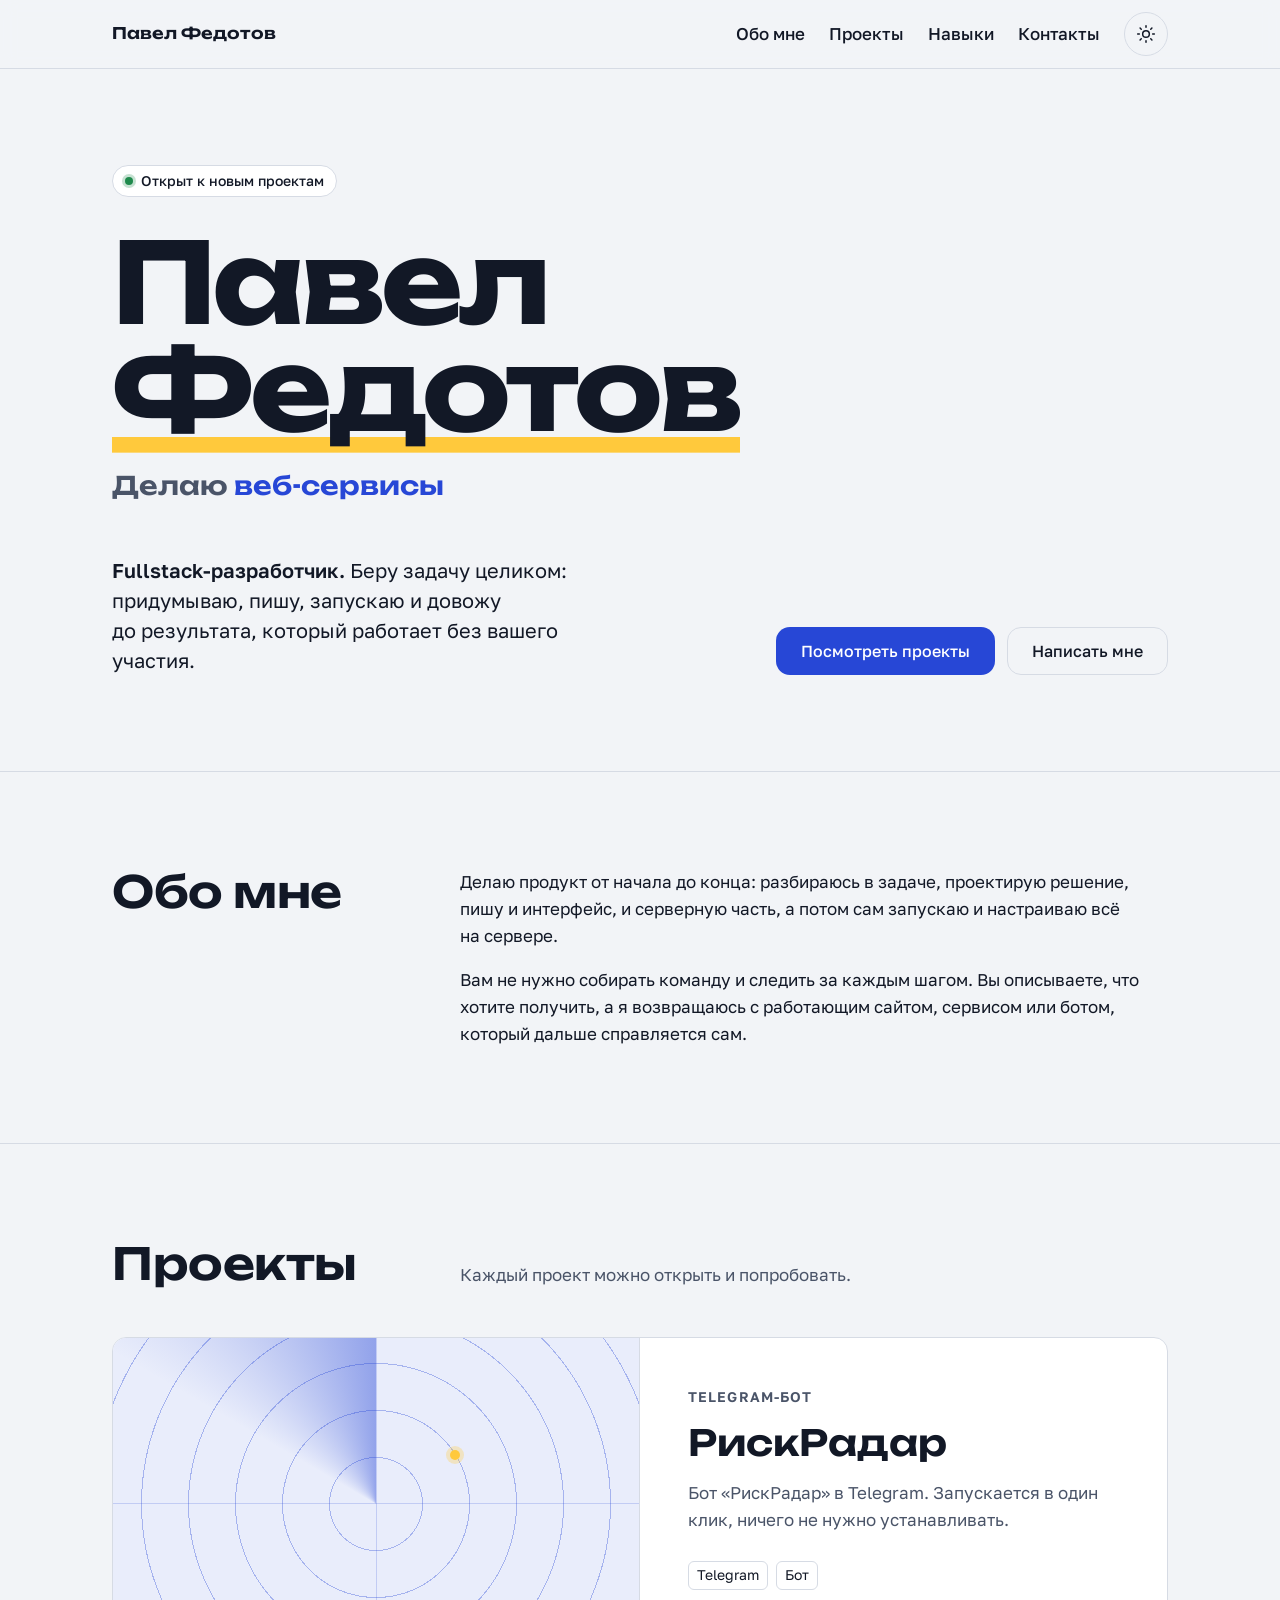
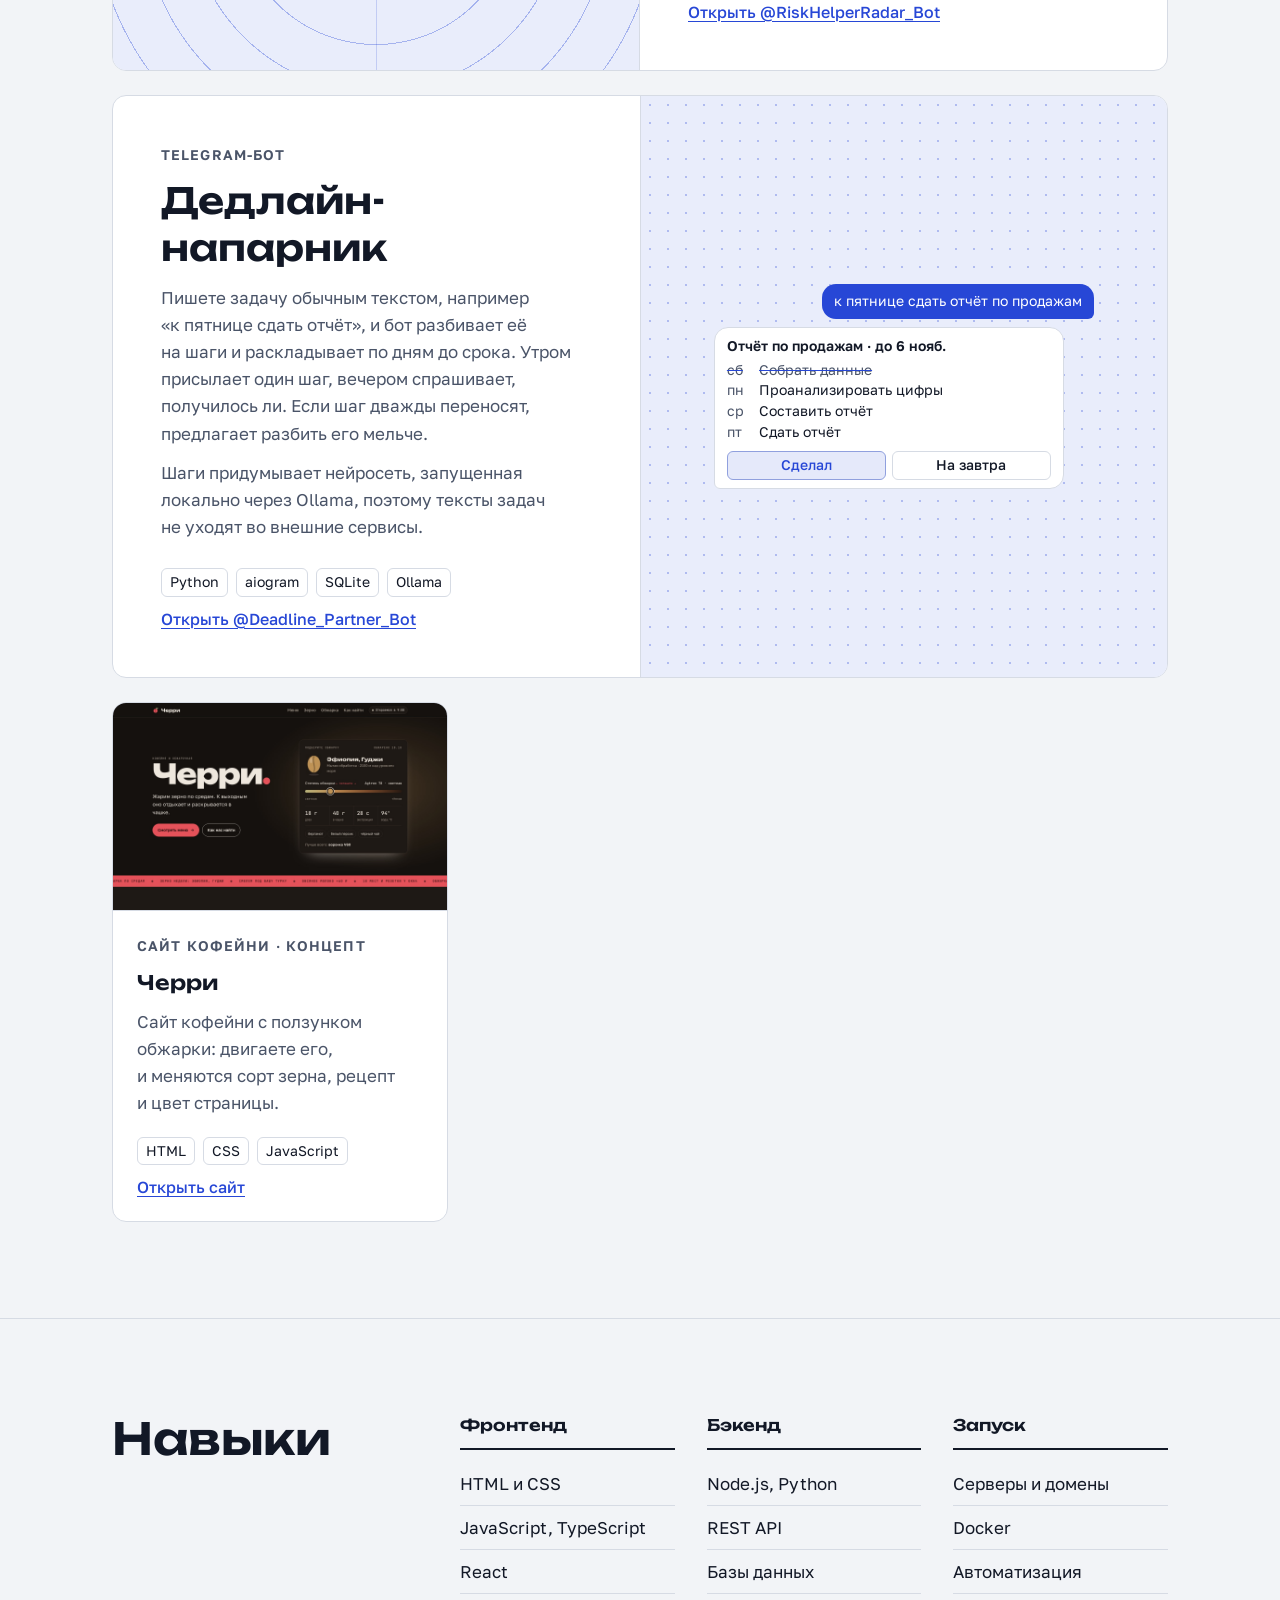
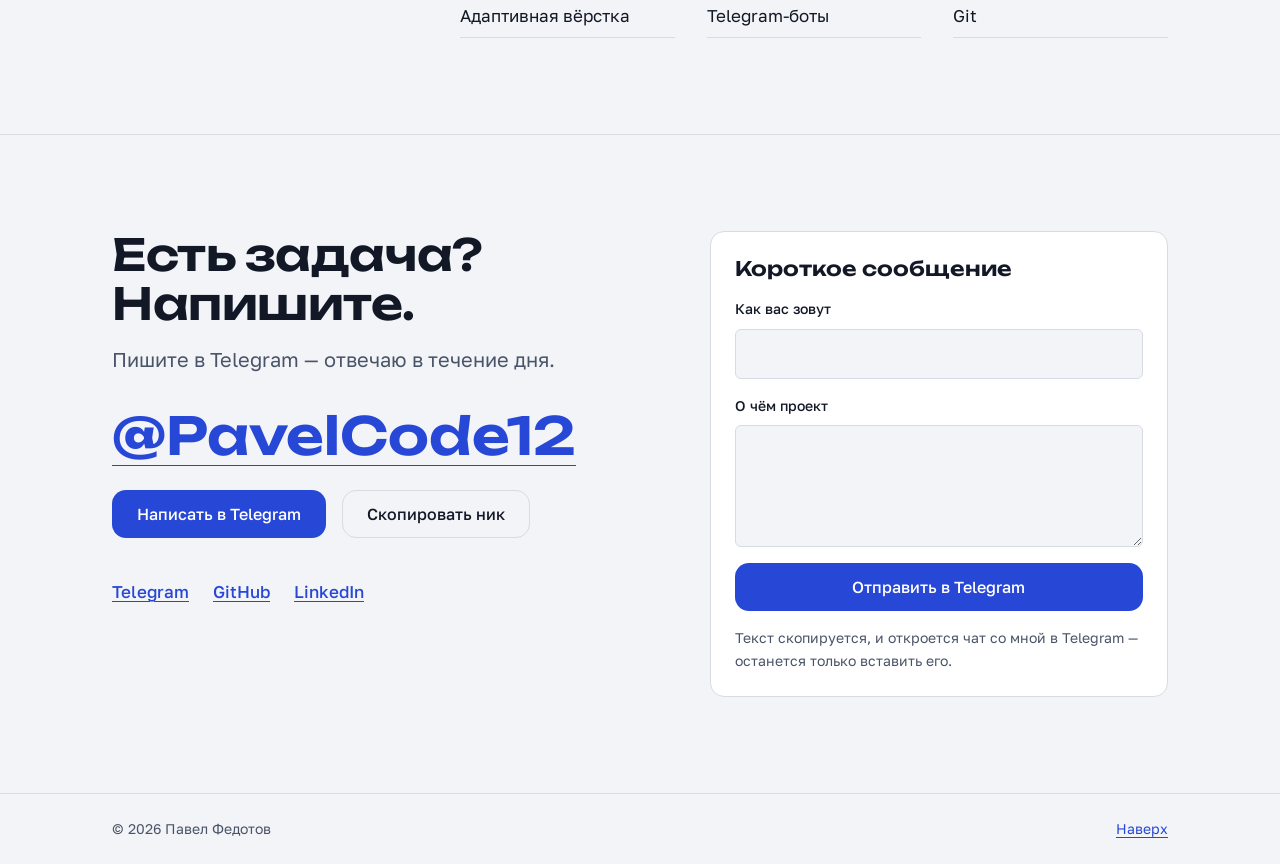
<file: index.html>
<!doctype html>
<html lang="ru">
<head>
  <meta charset="utf-8">
  <meta name="viewport" content="width=device-width, initial-scale=1">
  <title>Павел Федотов — fullstack-разработчик</title>
  <meta name="description" content="Павел Федотов — fullstack-разработчик. Беру задачу целиком: от идеи до запуска и результата, который работает сам.">
  <meta name="color-scheme" content="light dark">
  <meta property="og:title" content="Павел Федотов — fullstack-разработчик">
  <meta property="og:description" content="Беру задачу целиком: от идеи до запуска и результата, который работает сам.">
  <meta property="og:type" content="website">
  <link rel="icon" href="data:image/svg+xml,%3Csvg xmlns='http://www.w3.org/2000/svg' viewBox='0 0 32 32'%3E%3Crect width='32' height='32' rx='8' fill='%232747D6'/%3E%3Crect x='8' y='22' width='16' height='3' fill='%23FFC93C'/%3E%3C/svg%3E">
  <script>
    // Тема до отрисовки, чтобы не мигало; .js включает анимации появления
    document.documentElement.classList.add('js');
    try {
      var t = localStorage.getItem('theme');
      if (t === 'light' || t === 'dark') document.documentElement.dataset.theme = t;
    } catch (e) {}
  </script>
  <link rel="preconnect" href="https://fonts.googleapis.com">
  <link rel="preconnect" href="https://fonts.gstatic.com" crossorigin>
  <link href="https://fonts.googleapis.com/css2?family=Golos+Text:wght@400;500;600&family=Unbounded:wght@600;700&display=swap" rel="stylesheet">
  <link rel="stylesheet" href="style.css">
</head>
<body>
  <a class="skip" href="#main">Перейти к содержимому</a>

  <header class="site-header" id="header">
    <div class="progress" id="progress" aria-hidden="true"></div>
    <div class="wrap header-inner">
      <a class="logo" href="#top">Павел Федотов</a>
      <nav class="nav" id="nav" aria-label="Разделы">
        <a href="#about">Обо мне</a>
        <a href="#projects">Проекты</a>
        <a href="#skills">Навыки</a>
        <a href="#contact">Контакты</a>
      </nav>
      <div class="header-actions">
        <button class="icon-btn" id="theme-toggle" type="button" aria-label="Переключить тему">
          <svg class="i-sun" viewBox="0 0 24 24" aria-hidden="true"><circle cx="12" cy="12" r="4"/><path d="M12 2v2M12 20v2M4.9 4.9l1.4 1.4M17.7 17.7l1.4 1.4M2 12h2M20 12h2M4.9 19.1l1.4-1.4M17.7 6.3l1.4-1.4"/></svg>
          <svg class="i-moon" viewBox="0 0 24 24" aria-hidden="true"><path d="M20 14.5A8 8 0 0 1 9.5 4a8 8 0 1 0 10.5 10.5z"/></svg>
        </button>
        <button class="icon-btn menu-btn" id="menu-toggle" type="button" aria-label="Открыть меню" aria-expanded="false" aria-controls="nav">
          <svg viewBox="0 0 24 24" aria-hidden="true"><path d="M4 7h16M4 12h16M4 17h16"/></svg>
        </button>
      </div>
    </div>
  </header>

  <main id="main">
    <section class="hero" id="top">
      <div class="wrap">
        <p class="status"><span class="dot" aria-hidden="true"></span>Открыт к новым проектам</p>
        <h1 class="hero-name"><span class="line"><span>Павел</span></span><span class="line"><span><mark>Федотов</mark></span></span></h1>
        <p class="rotator">
          <span class="visually-hidden">Делаю сайты, веб-сервисы, Telegram-ботов и автоматизацию.</span>
          <span aria-hidden="true">Делаю <span class="rotator-word" id="rotator">веб-сервисы</span></span>
        </p>
        <div class="hero-bottom">
          <!-- ЗАМЕНИТЬ: роль и интро -->
          <p class="lead"><strong>Fullstack-разработчик.</strong> Беру задачу целиком: придумываю, пишу, запускаю и&nbsp;довожу до&nbsp;результата, который работает без&nbsp;вашего участия.</p>
          <div class="hero-cta">
            <a class="btn btn-primary" href="#projects">Посмотреть проекты</a>
            <a class="btn btn-secondary" href="#contact">Написать мне</a>
          </div>
        </div>
      </div>
    </section>

    <section class="section" id="about" aria-labelledby="about-title">
      <div class="wrap section-grid">
        <h2 id="about-title" class="reveal">Обо мне</h2>
        <div class="prose">
          <!-- ЗАМЕНИТЬ: текст о себе -->
          <p class="reveal">Делаю продукт от&nbsp;начала до&nbsp;конца: разбираюсь в&nbsp;задаче, проектирую решение, пишу и&nbsp;интерфейс, и&nbsp;серверную часть, а&nbsp;потом сам запускаю и&nbsp;настраиваю всё на&nbsp;сервере.</p>
          <p class="reveal">Вам не&nbsp;нужно собирать команду и&nbsp;следить за&nbsp;каждым шагом. Вы описываете, что хотите получить, а&nbsp;я&nbsp;возвращаюсь с&nbsp;работающим сайтом, сервисом или ботом, который дальше справляется сам.</p>
        </div>
      </div>
    </section>

    <section class="section" id="projects" aria-labelledby="projects-title">
      <div class="wrap">
        <div class="section-head">
          <h2 id="projects-title" class="reveal">Проекты</h2>
          <p class="muted reveal">Каждый проект можно открыть и&nbsp;попробовать.</p>
        </div>

        <ul class="projects" id="projects-list">
          <li class="card card-full reveal">
            <div class="cover cover-radar" aria-hidden="true"><span class="radar-sweep"></span><span class="radar-blip"></span></div>
            <div class="card-body">
              <p class="card-kicker">Telegram-бот</p>
              <h3>РискРадар</h3>
              <!-- ЗАМЕНИТЬ: описание бота — что он делает и для кого -->
              <p>Бот «РискРадар» в&nbsp;Telegram. Запускается в&nbsp;один клик, ничего не&nbsp;нужно устанавливать.</p>
              <ul class="tags"><li>Telegram</li><li>Бот</li></ul>
              <a class="card-link" href="https://t.me/RiskHelperRadar_Bot" target="_blank" rel="noopener">Открыть @RiskHelperRadar_Bot</a>
            </div>
          </li>

          <li class="card card-full card-flip reveal">
            <div class="cover cover-chat" aria-hidden="true">
              <div class="chat">
                <p class="bubble bubble-me">к пятнице сдать отчёт по продажам</p>
                <div class="bubble bubble-bot">
                  <p class="chat-title">Отчёт по продажам · до 6 нояб.</p>
                  <ol class="chat-steps">
                    <li class="is-done"><span>сб</span>Собрать данные</li>
                    <li><span>пн</span>Проанализировать цифры</li>
                    <li><span>ср</span>Составить отчёт</li>
                    <li><span>пт</span>Сдать отчёт</li>
                  </ol>
                  <p class="chat-actions"><span class="chat-btn chat-btn-main">Сделал</span><span class="chat-btn">На завтра</span></p>
                </div>
              </div>
            </div>
            <div class="card-body">
              <p class="card-kicker">Telegram-бот</p>
              <h3>Дедлайн-напарник</h3>
              <p>Пишете задачу обычным текстом, например «к&nbsp;пятнице сдать отчёт», и&nbsp;бот разбивает её на&nbsp;шаги и&nbsp;раскладывает по&nbsp;дням до&nbsp;срока. Утром присылает один шаг, вечером спрашивает, получилось&nbsp;ли. Если шаг дважды переносят, предлагает разбить его мельче.</p>
              <p>Шаги придумывает нейросеть, запущенная локально через Ollama, поэтому тексты задач не&nbsp;уходят во&nbsp;внешние сервисы.</p>
              <ul class="tags"><li>Python</li><li>aiogram</li><li>SQLite</li><li>Ollama</li></ul>
              <a class="card-link" href="https://t.me/Deadline_Partner_Bot" target="_blank" rel="noopener">Открыть @Deadline_Partner_Bot</a>
            </div>
          </li>

          <li class="card reveal">
            <img class="cover cover-shot" src="img/cherry.jpg" width="1440" height="900" alt="Первый экран сайта кофейни «Черри»: крупное название и карточка с ползунком степени обжарки" loading="lazy">
            <div class="card-body">
              <p class="card-kicker">Сайт кофейни · концепт</p>
              <h3>Черри</h3>
              <p>Сайт кофейни с&nbsp;ползунком обжарки: двигаете его, и&nbsp;меняются сорт зерна, рецепт и&nbsp;цвет страницы.</p>
              <ul class="tags"><li>HTML</li><li>CSS</li><li>JavaScript</li></ul>
              <a class="card-link" href="projects/cherry/" target="_blank" rel="noopener">Открыть сайт</a>
            </div>
          </li>
        </ul>
      </div>
    </section>

    <section class="section" id="skills" aria-labelledby="skills-title">
      <div class="wrap section-grid">
        <h2 id="skills-title" class="reveal">Навыки</h2>
        <!-- ЗАМЕНИТЬ: группы навыков -->
        <div class="skills">
          <div class="skill-group reveal">
            <h3>Фронтенд</h3>
            <ul><li>HTML и&nbsp;CSS</li><li>JavaScript, TypeScript</li><li>React</li><li>Адаптивная вёрстка</li></ul>
          </div>
          <div class="skill-group reveal">
            <h3>Бэкенд</h3>
            <ul><li>Node.js, Python</li><li>REST API</li><li>Базы данных</li><li>Telegram-боты</li></ul>
          </div>
          <div class="skill-group reveal">
            <h3>Запуск</h3>
            <ul><li>Серверы и&nbsp;домены</li><li>Docker</li><li>Автоматизация</li><li>Git</li></ul>
          </div>
        </div>
      </div>
    </section>

    <section class="section contact" id="contact" aria-labelledby="contact-title">
      <div class="wrap contact-grid">
        <div>
          <h2 id="contact-title" class="reveal">Есть задача? Напишите.</h2>
          <p class="lead muted reveal">Пишите в&nbsp;Telegram — отвечаю в&nbsp;течение дня.</p>
          <a class="contact-handle reveal" href="https://t.me/PavelCode12" target="_blank" rel="noopener">@PavelCode12</a>
          <div class="contact-row reveal">
            <a class="btn btn-primary" href="https://t.me/PavelCode12" target="_blank" rel="noopener">Написать в&nbsp;Telegram</a>
            <button class="btn btn-secondary" id="copy-handle" type="button" data-handle="@PavelCode12">Скопировать ник</button>
            <span class="copy-note" id="copy-note" role="status" aria-live="polite"></span>
          </div>
          <!-- ЗАМЕНИТЬ: ссылки на GitHub и LinkedIn (или удалить строки) -->
          <ul class="socials reveal">
            <li><a href="https://t.me/PavelCode12" target="_blank" rel="noopener">Telegram</a></li>
            <li><a href="https://github.com/username">GitHub</a></li>
            <li><a href="https://www.linkedin.com/in/username">LinkedIn</a></li>
          </ul>
        </div>

        <form class="contact-form reveal" id="contact-form" data-tg="PavelCode12" novalidate>
          <h3>Короткое сообщение</h3>
          <label class="field">
            <span>Как вас зовут</span>
            <input name="name" type="text" autocomplete="name" required>
          </label>
          <label class="field">
            <span>О чём проект</span>
            <textarea name="message" rows="4" required></textarea>
          </label>
          <button class="btn btn-primary" type="submit">Отправить в&nbsp;Telegram</button>
          <p class="form-hint muted" id="form-hint" aria-live="polite">Текст скопируется, и&nbsp;откроется чат со&nbsp;мной в&nbsp;Telegram — останется только вставить его.</p>
        </form>
      </div>
    </section>
  </main>

  <footer class="site-footer">
    <div class="wrap footer-inner">
      <p>© <span id="year">2026</span> Павел Федотов</p>
      <a href="#top">Наверх</a>
    </div>
  </footer>

  <button class="to-top" id="to-top" type="button" aria-label="Наверх">
    <svg viewBox="0 0 24 24" aria-hidden="true"><path d="M12 19V5M5 12l7-7 7 7"/></svg>
  </button>


  <script src="script.js"></script>
</body>
</html>
</file>
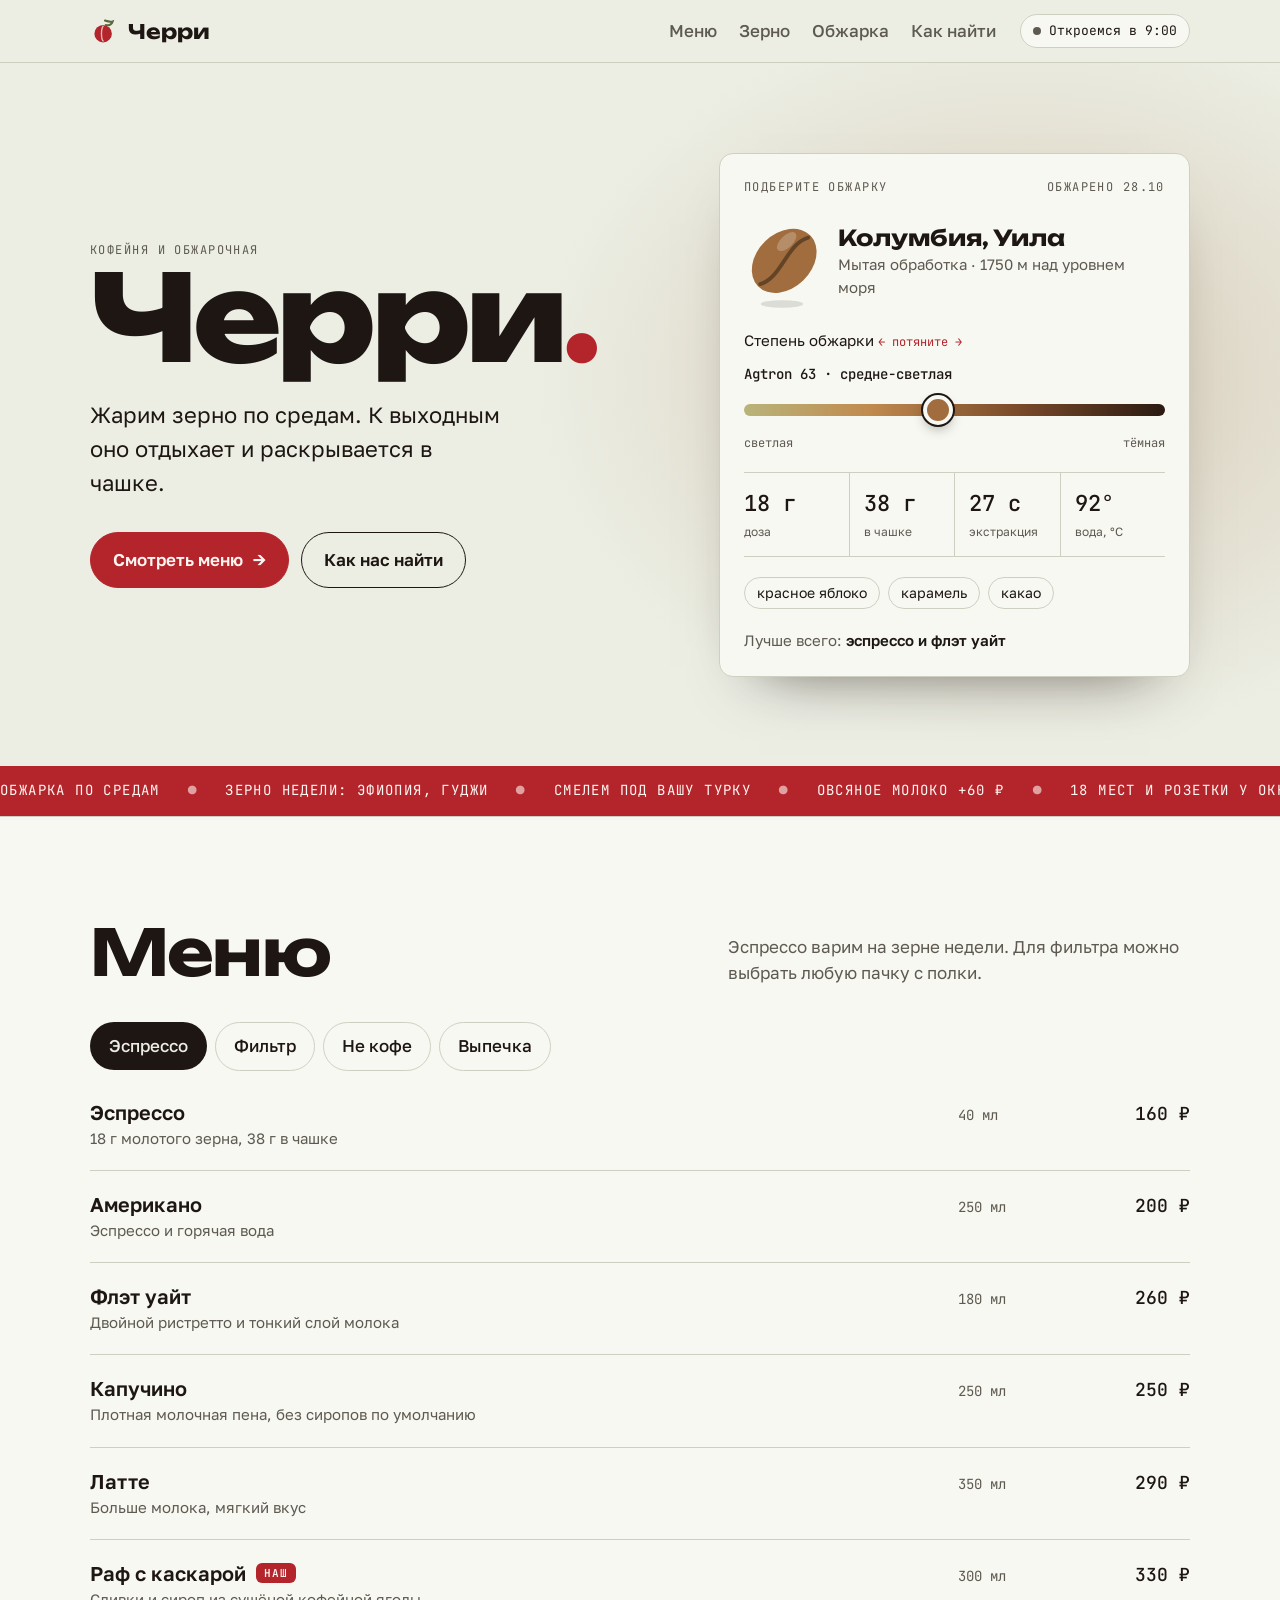
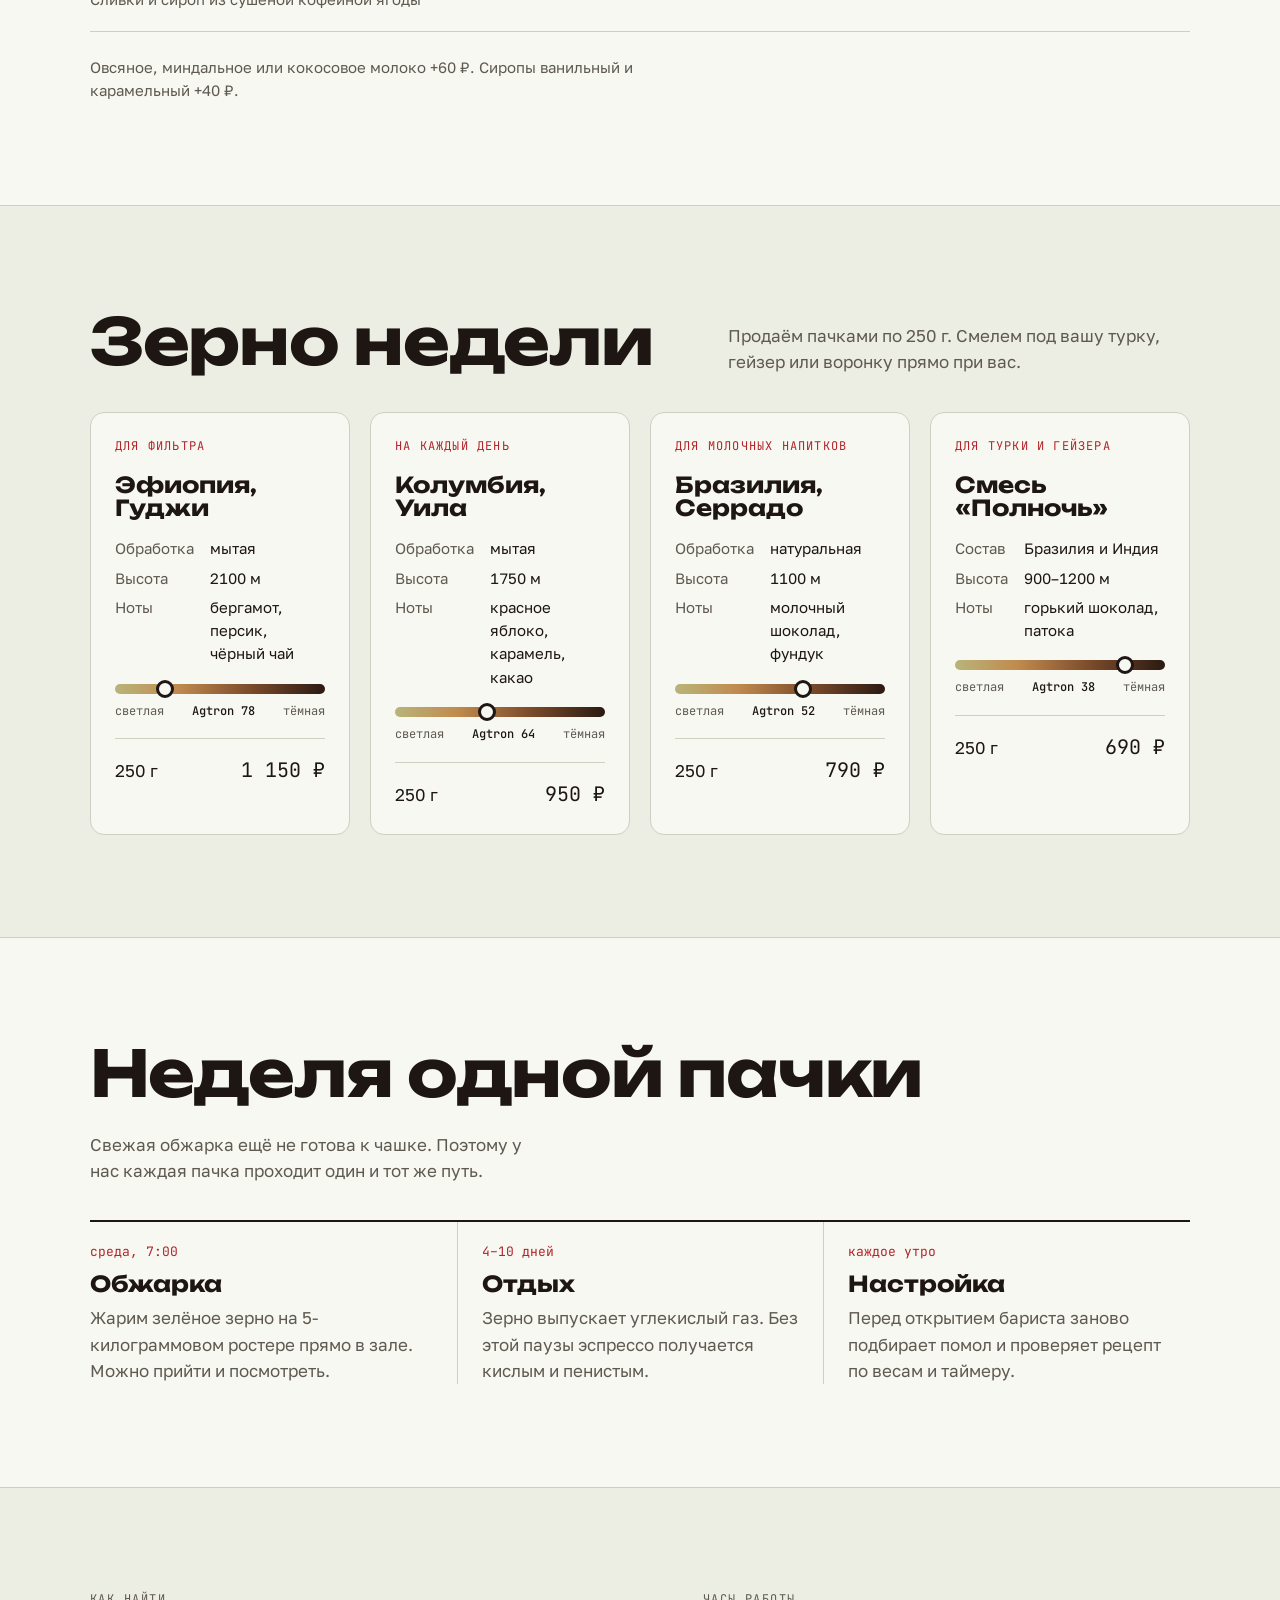
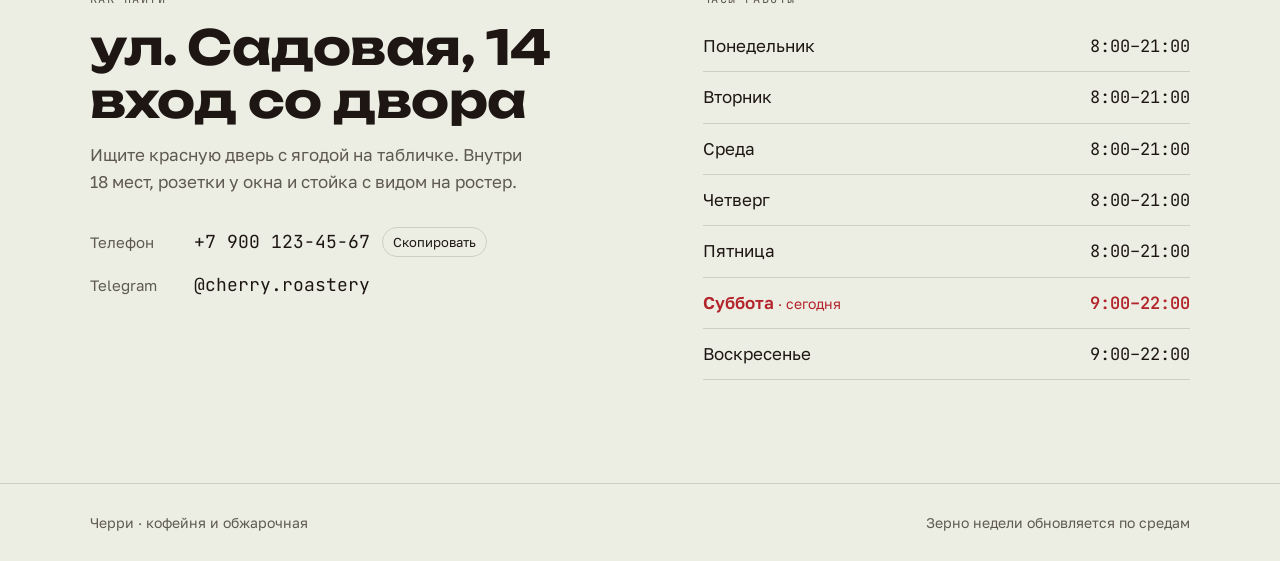
<file: projects/cherry/index.html>
<!doctype html>
<html lang="ru">
<meta charset="utf-8">
<title>Кофейня Черри</title>
<meta name="viewport" content="width=device-width, initial-scale=1, viewport-fit=cover">
<meta name="claude:viewport-fit-sides" content="cover">
<link rel="preconnect" href="https://fonts.googleapis.com">
<link rel="preconnect" href="https://fonts.gstatic.com" crossorigin>
<link rel="stylesheet" href="https://fonts.googleapis.com/css2?family=Unbounded:wght@500;700;800&family=Golos+Text:wght@400;500;600&family=JetBrains+Mono:wght@400;500&display=swap">
<style>
/* Layout: asymmetric hero with an interactive roast slider, ticker band, menu as a spec sheet, beans on an Agtron scale, visit block. */
:root {
  --bg: #ECEEE4;          /* pale green-bean tint */
  --surface: #F7F8F1;
  --ink: #1E1613;         /* espresso */
  --muted: #5F5A51;
  --line: #CDD0C0;
  --cherry: #B3242B;      /* ripe coffee cherry */
  --on-cherry: #FFF5F1;
  --leaf: #566A3A;
  --roast-green: #B9B47A;
  --roast-light: #C08A4E;
  --roast-mid: #7A4A2A;
  --roast-dark: #2A1A12;
  --roast-scale: linear-gradient(90deg, var(--roast-green), var(--roast-light) 30%, var(--roast-mid) 65%, var(--roast-dark));
  --bean: #BE8B52;        /* set live by the roast slider */

  --f-display: "Unbounded", "Arial Black", system-ui, sans-serif;
  --f-body: "Golos Text", "Segoe UI", system-ui, -apple-system, sans-serif;
  --f-mono: "JetBrains Mono", ui-monospace, "SF Mono", Menlo, monospace;

  --gutter: max(16px, min(4vw, 40px));
  --radius: 14px;
  --ease-out: cubic-bezier(.2, .8, .2, 1);
  --ease-spring: cubic-bezier(.34, 1.56, .64, 1);
}
@media (prefers-color-scheme: dark) {
  :root:not([data-theme="light"]) {
    --bg: #15110E; --surface: #1F1915; --ink: #EEE7DE; --muted: #A89E92;
    --line: #382F29; --cherry: #E5525A; --on-cherry: #1C0D0E; --leaf: #A5B884;
    color-scheme: dark;
  }
}
:root[data-theme="dark"] {
  --bg: #15110E; --surface: #1F1915; --ink: #EEE7DE; --muted: #A89E92;
  --line: #382F29; --cherry: #E5525A; --on-cherry: #1C0D0E; --leaf: #A5B884;
  color-scheme: dark;
}

* { box-sizing: border-box; }
html { scroll-behavior: smooth; scroll-padding-top: 80px; }
body {
  margin: 0;
  background: var(--bg);
  color: var(--ink);
  font-family: var(--f-body);
  font-size: 17px;
  line-height: 1.55;
  -webkit-font-smoothing: antialiased;
  overflow-x: clip;
}
body::before {
  content: ""; position: fixed; inset: 0 0 auto; height: env(safe-area-inset-top, 0px);
  z-index: 10; background: var(--bg);
}
a { color: inherit; }
h1, h2, h3 { font-family: var(--f-display); text-wrap: balance; margin: 0; line-height: 1.05; }
p { margin: 0; }
:focus-visible { outline: 2px solid var(--cherry); outline-offset: 3px; border-radius: 4px; }

.wrap {
  max-width: 1180px; margin: 0 auto;
  padding-left: max(var(--gutter), env(safe-area-inset-left, 0px));
  padding-right: max(var(--gutter), env(safe-area-inset-right, 0px));
}
.mono { font-family: var(--f-mono); font-variant-numeric: tabular-nums; }
.eyebrow {
  font-family: var(--f-mono); font-size: 12px; letter-spacing: .12em; text-transform: uppercase;
  color: var(--muted);
}

/* Header */
.site-header {
  position: sticky; top: env(safe-area-inset-top, 0px); z-index: 5;
  background: color-mix(in srgb, var(--bg) 88%, transparent);
  backdrop-filter: blur(10px);
  border-bottom: 1px solid var(--line);
}
.site-header .wrap { display: flex; align-items: center; gap: 24px; padding-block: 14px; }
.logo { display: flex; align-items: center; gap: 10px; text-decoration: none; font-family: var(--f-display); font-weight: 700; font-size: 20px; }
.logo svg { width: 28px; height: 28px; flex: none; transform-origin: 50% 20%; transition: transform .5s var(--ease-spring); }
.logo:hover svg { transform: rotate(-14deg); }
.nav { display: flex; gap: 22px; margin-left: auto; }
.nav a { position: relative; text-decoration: none; font-weight: 500; color: var(--muted); transition: color .2s; }
.nav a::after {
  content: ""; position: absolute; left: 0; right: 0; bottom: -4px; height: 2px; background: var(--cherry);
  transform: scaleX(0); transform-origin: right; transition: transform .3s var(--ease-out);
}
.nav a:hover { color: var(--ink); }
.nav a:hover::after { transform: scaleX(1); transform-origin: left; }
@media (max-width: 640px) { .nav { display: none; } .site-header .status { margin-left: auto; } }

.status {
  display: inline-flex; align-items: center; gap: 8px; white-space: nowrap;
  font-family: var(--f-mono); font-size: 13px; padding: 6px 12px;
  border: 1px solid var(--line); border-radius: 999px; background: var(--surface);
}
.status .dot { width: 8px; height: 8px; border-radius: 50%; background: var(--leaf); }
.status[data-open="true"] .dot { animation: pulse 2.2s ease-out infinite; }
.status[data-open="false"] .dot { background: var(--muted); }
@keyframes pulse {
  0% { box-shadow: 0 0 0 0 color-mix(in srgb, var(--leaf) 60%, transparent); }
  80%, 100% { box-shadow: 0 0 0 8px color-mix(in srgb, var(--leaf) 0%, transparent); }
}

/* Hero */
.hero {
  background: radial-gradient(55% 75% at 80% 45%, color-mix(in srgb, var(--bean) 26%, transparent), transparent 70%);
  transition: background .3s;
}
.hero .wrap {
  display: grid; grid-template-columns: minmax(0, 1.2fr) minmax(0, 1fr);
  gap: clamp(32px, 5vw, 72px); align-items: center; padding-block: clamp(48px, 7vw, 96px);
}
.hero h1 {
  font-size: clamp(56px, 10vw, 120px); font-weight: 800; letter-spacing: -.04em; line-height: .95;
  display: flex;
}
@media (max-width: 860px) { .hero h1 { font-size: clamp(56px, 18vw, 140px); } }
.hero h1 .ch { display: inline-block; animation: letter-in .8s var(--ease-out) both; animation-delay: calc(var(--i) * 70ms + 100ms); }
.hero h1 .berry { color: var(--cherry); animation: berry-drop .9s var(--ease-spring) both; animation-delay: .55s; }
@keyframes letter-in { from { opacity: 0; transform: translateY(.45em) rotate(6deg); } }
@keyframes berry-drop { from { opacity: 0; transform: translateY(-1.2em) scale(.4); } }
.hero .eyebrow { animation: fade-up .7s var(--ease-out) both; }
.hero .lead { margin-top: 24px; font-size: clamp(18px, 2vw, 22px); max-width: 30ch; animation: fade-up .8s var(--ease-out) .5s both; }
.actions { display: flex; flex-wrap: wrap; gap: 12px; margin-top: 32px; animation: fade-up .8s var(--ease-out) .65s both; }
@keyframes fade-up { from { opacity: 0; transform: translateY(18px); } }

.btn {
  display: inline-flex; align-items: center; gap: 10px; text-decoration: none;
  padding: 14px 22px; border-radius: 999px; border: 1.5px solid var(--ink); font: inherit; font-weight: 600; cursor: pointer;
  transition: translate .25s var(--ease-out), box-shadow .25s, background .2s, color .2s;
}
.btn:hover { translate: 0 -3px; box-shadow: 0 10px 24px -12px color-mix(in srgb, var(--ink) 60%, transparent); }
.btn .arr { transition: transform .25s var(--ease-out); }
.btn:hover .arr { transform: translateX(4px); }
.btn-primary { background: var(--cherry); border-color: var(--cherry); color: var(--on-cherry); }
.btn-ghost { background: transparent; color: var(--ink); }
.btn-ghost:hover { background: var(--ink); color: var(--bg); }

/* Roast picker card */
.picker {
  background: var(--surface); border: 1px solid var(--line); border-radius: var(--radius);
  padding: 24px; display: grid; gap: 20px; min-width: 0;
  box-shadow: 0 30px 60px -40px color-mix(in srgb, var(--ink) 70%, transparent);
  animation: card-in 1s var(--ease-out) .35s both;
}
@keyframes card-in { from { opacity: 0; transform: translateY(40px) rotate(2deg); } }
.picker-head { display: flex; justify-content: space-between; align-items: baseline; gap: 12px; flex-wrap: wrap; }
.picker-top { display: flex; gap: 18px; align-items: center; }
.bean-art { width: 76px; height: 92px; flex: none; overflow: visible; }
.bean-art g { transform-origin: 50% 50%; transform: rotate(var(--spin, 0deg)); transition: transform .4s var(--ease-spring); }
.bean-art .body { fill: var(--bean); transition: fill .2s; }
.bean-art .shadow { fill: var(--ink); opacity: .12; }
.bean-art .float { animation: bob 3.2s ease-in-out infinite; }
@keyframes bob { 50% { transform: translateY(-5px); } }
.picker h2 { font-size: 22px; font-weight: 700; }
.picker .origin-meta { color: var(--muted); font-size: 15px; margin-top: 4px; }

.roast-control { display: grid; gap: 8px; }
.roast-label { display: flex; justify-content: space-between; align-items: baseline; gap: 12px; flex-wrap: wrap; font-size: 15px; }
.roast-label b { font-weight: 500; font-size: 14px; }
.hint { font-family: var(--f-mono); font-size: 12px; color: var(--cherry); transition: opacity .4s; }
.hint.gone { opacity: 0; }

input[type="range"] {
  -webkit-appearance: none; appearance: none; width: 100%; height: 32px; margin: 0;
  background: transparent; cursor: grab;
}
input[type="range"]:active { cursor: grabbing; }
input[type="range"]:focus-visible { outline-offset: 4px; border-radius: 999px; }
input[type="range"]::-webkit-slider-runnable-track { height: 12px; border-radius: 999px; background: var(--roast-scale); }
input[type="range"]::-moz-range-track { height: 12px; border-radius: 999px; background: var(--roast-scale); }
input[type="range"]::-webkit-slider-thumb {
  -webkit-appearance: none; appearance: none; width: 30px; height: 30px; margin-top: -9px; border-radius: 50%;
  background: var(--bean); border: 4px solid var(--surface); box-shadow: 0 0 0 2px var(--ink), 0 6px 14px -4px rgba(0, 0, 0, .45);
  transition: transform .2s var(--ease-spring);
}
input[type="range"]::-moz-range-thumb {
  width: 22px; height: 22px; border-radius: 50%;
  background: var(--bean); border: 4px solid var(--surface); box-shadow: 0 0 0 2px var(--ink), 0 6px 14px -4px rgba(0, 0, 0, .45);
}
input[type="range"]:active::-webkit-slider-thumb { transform: scale(1.2); }
.agtron-legend { display: flex; justify-content: space-between; font-family: var(--f-mono); font-size: 12px; color: var(--muted); }
.agtron-legend b { color: var(--ink); font-weight: 500; }

.recipe { display: grid; grid-template-columns: repeat(4, minmax(0, 1fr)); border-top: 1px solid var(--line); border-bottom: 1px solid var(--line); }
.recipe div { padding: 14px 0; display: grid; gap: 2px; }
.recipe div + div { border-left: 1px solid var(--line); padding-left: 14px; }
.recipe .val { font-family: var(--f-mono); font-size: 22px; font-weight: 500; font-variant-numeric: tabular-nums; }
.recipe .key { font-size: 12px; color: var(--muted); }
.notes { display: flex; flex-wrap: wrap; gap: 8px; }
.note { font-size: 14px; padding: 4px 12px; border-radius: 999px; border: 1px solid var(--line); animation: pop .4s var(--ease-spring) both; }
.note:nth-child(2) { animation-delay: .05s; }
.note:nth-child(3) { animation-delay: .1s; }
@keyframes pop { from { opacity: 0; transform: scale(.7); } }
.best { font-size: 15px; color: var(--muted); }
.best b { color: var(--ink); font-weight: 600; }
.swap { animation: swap-in .45s var(--ease-out) both; }
@keyframes swap-in { from { opacity: 0; transform: translateY(8px); filter: blur(3px); } }

/* Ticker */
.ticker { background: var(--cherry); color: var(--on-cherry); overflow: hidden; padding-block: 14px; }
.ticker-track { display: flex; width: max-content; animation: ticker 36s linear infinite; }
.ticker:hover .ticker-track { animation-play-state: paused; }
.ticker span { font-family: var(--f-mono); font-size: 14px; letter-spacing: .1em; text-transform: uppercase; white-space: nowrap; padding-right: 28px; }
.ticker span::after { content: "●"; padding-left: 28px; opacity: .6; }
@keyframes ticker { to { transform: translateX(-50%); } }

/* Sections */
section { padding-block: clamp(56px, 8vw, 104px); }
.band { background: var(--surface); border-block: 1px solid var(--line); }
.section-head { display: flex; justify-content: space-between; align-items: end; gap: 24px; flex-wrap: wrap; margin-bottom: 36px; }
.section-head h2 { font-size: clamp(36px, 6vw, 64px); font-weight: 700; letter-spacing: -.02em; }
.section-head p { color: var(--muted); max-width: 42ch; }

/* Menu */
.tabs { position: relative; display: flex; gap: 8px; flex-wrap: wrap; margin-bottom: 8px; }
.tab-pill {
  position: absolute; left: 0; top: 0; border-radius: 999px; background: var(--ink); pointer-events: none;
  transition: transform .45s var(--ease-spring), width .45s var(--ease-spring), height .3s;
}
.tab {
  position: relative; z-index: 1; font: inherit; font-weight: 500; padding: 10px 18px; border-radius: 999px; cursor: pointer;
  background: transparent; color: var(--ink); border: 1px solid var(--line); transition: color .3s, border-color .3s;
}
.tab[aria-selected="true"] { color: var(--bg); border-color: transparent; }
.no-pill .tab[aria-selected="true"] { background: var(--ink); }
.menu-list { list-style: none; margin: 0; padding: 0; }
.menu-item {
  display: grid; grid-template-columns: minmax(0, 1fr) 7.5rem 6rem; gap: 16px; align-items: baseline;
  padding: 20px 0; border-bottom: 1px solid var(--line);
  animation: item-in .55s var(--ease-out) both; animation-delay: calc(var(--n, 0) * 60ms);
}
.menu-item:nth-child(2) { --n: 1; } .menu-item:nth-child(3) { --n: 2; } .menu-item:nth-child(4) { --n: 3; }
.menu-item:nth-child(5) { --n: 4; } .menu-item:nth-child(6) { --n: 5; }
@keyframes item-in { from { opacity: 0; transform: translateX(-24px); } }
.menu-item h3 { font-family: var(--f-body); font-size: 20px; font-weight: 600; line-height: 1.3; display: flex; gap: 10px; align-items: center; flex-wrap: wrap; transition: color .2s, translate .3s var(--ease-out); }
.menu-item p { color: var(--muted); font-size: 15px; margin-top: 2px; }
.menu-item .vol { font-family: var(--f-mono); font-size: 14px; color: var(--muted); font-variant-numeric: tabular-nums; }
.menu-item .price { font-family: var(--f-mono); font-size: 18px; font-weight: 500; text-align: right; font-variant-numeric: tabular-nums; transition: color .2s; }
.menu-item:hover h3 { color: var(--cherry); translate: 6px 0; }
.menu-item:hover .price { color: var(--cherry); }
.tag { font-family: var(--f-mono); font-size: 11px; letter-spacing: .08em; text-transform: uppercase; padding: 3px 8px; border-radius: 6px; background: var(--cherry); color: var(--on-cherry); }
.menu-foot { margin-top: 24px; color: var(--muted); font-size: 15px; max-width: 70ch; }
@media (max-width: 560px) {
  .menu-item { grid-template-columns: minmax(0, 1fr) auto; row-gap: 4px; }
  .menu-item .vol { grid-column: 1; grid-row: 2; }
  .menu-item .price { grid-column: 2; grid-row: 1; }
}

/* Beans */
.beans { display: grid; grid-template-columns: repeat(4, minmax(0, 1fr)); gap: 20px; }
.bean {
  background: var(--surface); border: 1px solid var(--line); border-radius: var(--radius); padding: 24px;
  display: grid; gap: 18px; align-content: start;
  transition: translate .35s var(--ease-out), box-shadow .35s, border-color .35s;
}
.bean:hover { translate: 0 -6px; border-color: var(--ink); box-shadow: 0 24px 40px -28px color-mix(in srgb, var(--ink) 80%, transparent); }
.bean .use { font-family: var(--f-mono); font-size: 12px; letter-spacing: .1em; text-transform: uppercase; color: var(--cherry); }
.bean h3 { font-size: 22px; font-weight: 700; }
.facts { display: grid; grid-template-columns: auto 1fr; gap: 6px 16px; margin: 0; font-size: 15px; }
.facts dt { color: var(--muted); }
.facts dd { margin: 0; font-variant-numeric: tabular-nums; }
.agtron-bar { position: relative; height: 10px; border-radius: 999px; background: var(--roast-scale); }
.agtron-bar .mark {
  position: absolute; top: 50%; left: var(--pos); width: 18px; height: 18px; border-radius: 50%;
  transform: translate(-50%, -50%); background: var(--surface); border: 3px solid var(--ink);
}
.bean .agtron { display: grid; gap: 8px; }
.bean .buy { display: flex; justify-content: space-between; align-items: baseline; padding-top: 16px; border-top: 1px solid var(--line); }
.bean .buy .mono { font-size: 20px; }
@media (max-width: 1040px) { .beans { grid-template-columns: repeat(2, minmax(0, 1fr)); } }
@media (max-width: 600px) { .beans { grid-template-columns: minmax(0, 1fr); } }

/* Roasting timeline */
.timeline { position: relative; display: grid; grid-template-columns: repeat(3, minmax(0, 1fr)); }
.timeline::before { content: ""; position: absolute; left: 0; right: 0; top: 0; height: 2px; background: var(--ink); transform-origin: left; }
.step { padding: 22px 24px 0 0; display: grid; gap: 10px; align-content: start; }
.step + .step { padding-left: 24px; border-left: 1px solid var(--line); }
.step .when { font-family: var(--f-mono); font-size: 13px; color: var(--cherry); }
.step h3 { font-size: 22px; font-weight: 700; }
.step p { color: var(--muted); }
@media (max-width: 760px) {
  .timeline { grid-template-columns: minmax(0, 1fr); }
  .step, .step + .step { padding: 20px 0; border-left: 0; border-bottom: 1px solid var(--line); }
}

/* Visit */
.visit { display: grid; grid-template-columns: minmax(0, 1.1fr) minmax(0, 1fr); gap: clamp(32px, 6vw, 80px); }
.address { font-family: var(--f-display); font-size: clamp(30px, 4.5vw, 48px); font-weight: 700; line-height: 1.1; letter-spacing: -.01em; margin-top: 12px; }
.how { margin-top: 16px; color: var(--muted); max-width: 40ch; }
.contacts { display: grid; gap: 14px; margin-top: 32px; }
.contact { display: flex; align-items: center; gap: 12px; flex-wrap: wrap; }
.contact .label { width: 92px; color: var(--muted); font-size: 15px; }
.contact .value { font-family: var(--f-mono); font-size: 18px; user-select: all; }
.copy {
  font: inherit; font-size: 13px; padding: 4px 10px; border-radius: 999px; cursor: pointer;
  background: transparent; color: var(--ink); border: 1px solid var(--line); transition: background .2s, color .2s;
}
.copy:hover { background: var(--ink); color: var(--bg); }
.hours { width: 100%; border-collapse: collapse; font-variant-numeric: tabular-nums; }
.hours caption { text-align: left; margin-bottom: 12px; }
.hours td { padding: 12px 0; border-bottom: 1px solid var(--line); }
.hours td:last-child { text-align: right; font-family: var(--f-mono); }
.hours tr.today td { font-weight: 600; color: var(--cherry); }
.hours tr.today td:first-child::after { content: " · сегодня"; font-weight: 400; font-size: 14px; }

footer { border-top: 1px solid var(--line); }
footer .wrap { display: flex; justify-content: space-between; gap: 16px; flex-wrap: wrap; padding-block: 28px; color: var(--muted); font-size: 14px; }

@media (max-width: 860px) {
  .hero .wrap, .visit { grid-template-columns: minmax(0, 1fr); }
}
@media (max-width: 420px) {
  .recipe { grid-template-columns: repeat(2, minmax(0, 1fr)); }
  .recipe div:nth-child(3) { border-left: 0; padding-left: 0; border-top: 1px solid var(--line); }
  .recipe div:nth-child(4) { border-top: 1px solid var(--line); }
}

/* Scroll-driven reveals (Chrome, Edge, Safari 26+); other browsers simply show everything */
@supports (animation-timeline: view()) {
  .reveal { animation: rise linear both; animation-timeline: view(); animation-range: entry 0% entry 70%; }
  .beans .bean:nth-child(2), .timeline .step:nth-child(2) { animation-range: entry 8% entry 78%; }
  .beans .bean:nth-child(3), .timeline .step:nth-child(3) { animation-range: entry 16% entry 86%; }
  .beans .bean:nth-child(4) { animation-range: entry 24% entry 94%; }
  .bean .mark { animation: slide-mark linear both; animation-timeline: view(); animation-range: entry 40% cover 45%; }
  .timeline::before { animation: draw linear both; animation-timeline: view(); animation-range: entry 0% cover 40%; }
  .section-head h2 { animation: heading-in linear both; animation-timeline: view(); animation-range: entry 0% entry 80%; }
}
@keyframes rise { from { opacity: .15; transform: translateY(56px); } }
@keyframes slide-mark { from { left: 0%; } }
@keyframes draw { from { transform: scaleX(0); } }
@keyframes heading-in { from { opacity: .1; letter-spacing: .08em; } }

@media (prefers-reduced-motion: reduce) {
  html { scroll-behavior: auto; }
  *, *::before, *::after { animation: none !important; transition: none !important; }
}
</style>

<header class="site-header">
  <div class="wrap">
    <a class="logo" href="#top" aria-label="Черри, на главную">
      <svg viewBox="0 0 32 32" aria-hidden="true">
        <path d="M17 4c3 1 6 2 9 1-1 3-4 5-8 4" fill="none" stroke="var(--leaf)" stroke-width="2.2" stroke-linecap="round"/>
        <circle cx="15" cy="19" r="10" fill="var(--cherry)"/>
        <path d="M15 10.5c-2.5 3-2.5 14 0 17" fill="none" stroke="var(--on-cherry)" stroke-width="1.6" stroke-linecap="round" opacity=".7"/>
      </svg>
      Черри
    </a>
    <nav class="nav" aria-label="Разделы">
      <a href="#menu">Меню</a>
      <a href="#beans">Зерно</a>
      <a href="#roast">Обжарка</a>
      <a href="#visit">Как найти</a>
    </nav>
    <span class="status" id="status" data-open="true"><span class="dot"></span><span id="status-text">Открыто до 21:00</span></span>
  </div>
</header>

<main id="top">
  <section class="hero" style="padding-block:0">
    <div class="wrap">
      <div>
        <p class="eyebrow">Кофейня и обжарочная</p>
        <h1 aria-label="Черри">
          <span class="ch" style="--i:0" aria-hidden="true">Ч</span><span class="ch" style="--i:1" aria-hidden="true">е</span><span class="ch" style="--i:2" aria-hidden="true">р</span><span class="ch" style="--i:3" aria-hidden="true">р</span><span class="ch" style="--i:4" aria-hidden="true">и</span><span class="berry" aria-hidden="true">.</span>
        </h1>
        <p class="lead">Жарим зерно по средам. К выходным оно отдыхает и раскрывается в чашке.</p>
        <div class="actions">
          <a class="btn btn-primary" href="#menu">Смотреть меню <span class="arr" aria-hidden="true">→</span></a>
          <a class="btn btn-ghost" href="#visit">Как нас найти</a>
        </div>
      </div>

      <aside class="picker" aria-labelledby="r-name">
        <div class="picker-head">
          <span class="eyebrow">Подберите обжарку</span>
          <span class="eyebrow mono">обжарено 28.10</span>
        </div>
        <div class="picker-top">
          <svg class="bean-art" viewBox="0 0 100 120" aria-hidden="true">
            <ellipse class="shadow" cx="50" cy="114" rx="28" ry="5"/>
            <g class="float"><g id="bean-spin">
              <ellipse class="body" cx="50" cy="56" rx="36" ry="48"/>
              <path d="M50 12 C 36 38, 64 74, 50 100" fill="none" stroke="rgba(0,0,0,.38)" stroke-width="5" stroke-linecap="round"/>
              <ellipse cx="34" cy="36" rx="8" ry="16" fill="#fff" opacity=".22"/>
            </g></g>
          </svg>
          <div>
            <h2 id="r-name">Эфиопия, Гуджи</h2>
            <p class="origin-meta" id="r-meta">Мытая обработка · 2100 м над уровнем моря</p>
          </div>
        </div>

        <div class="roast-control">
          <label class="roast-label" for="roast">
            <span>Степень обжарки <span class="hint" id="hint">← потяните →</span></span>
            <b class="mono" id="r-agtron">Agtron 78 · светлая</b>
          </label>
          <input type="range" id="roast" min="0" max="70" step="1" value="17" aria-valuetext="Agtron 78, светлая">
          <div class="agtron-legend"><span>светлая</span><span>тёмная</span></div>
        </div>

        <div class="recipe" aria-label="Рецепт эспрессо" aria-live="polite">
          <div><span class="val" id="r-dose">18 г</span><span class="key">доза</span></div>
          <div><span class="val" id="r-yield">40 г</span><span class="key">в чашке</span></div>
          <div><span class="val" id="r-time">28 с</span><span class="key">экстракция</span></div>
          <div><span class="val" id="r-temp">94°</span><span class="key">вода, °C</span></div>
        </div>
        <div class="notes" id="r-notes" aria-label="Вкусовые ноты">
          <span class="note">бергамот</span><span class="note">белый персик</span><span class="note">чёрный чай</span>
        </div>
        <p class="best">Лучше всего: <b id="r-best">воронка V60</b></p>
      </aside>
    </div>
  </section>

  <div class="ticker" aria-hidden="true">
    <div class="ticker-track">
      <span>Обжарка по средам</span><span>Зерно недели: Эфиопия, Гуджи</span><span>Смелем под вашу турку</span><span>Овсяное молоко +60 ₽</span><span>18 мест и розетки у окна</span>
      <span>Обжарка по средам</span><span>Зерно недели: Эфиопия, Гуджи</span><span>Смелем под вашу турку</span><span>Овсяное молоко +60 ₽</span><span>18 мест и розетки у окна</span>
    </div>
  </div>

  <section id="menu" class="band">
    <div class="wrap">
      <div class="section-head reveal">
        <h2>Меню</h2>
        <p>Эспрессо варим на зерне недели. Для фильтра можно выбрать любую пачку с полки.</p>
      </div>

      <div class="tabs" role="tablist" aria-label="Категории меню" id="tabs">
        <span class="tab-pill" id="tab-pill" aria-hidden="true"></span>
        <button class="tab" role="tab" id="tab-espresso" aria-controls="panel-espresso" aria-selected="true">Эспрессо</button>
        <button class="tab" role="tab" id="tab-filter" aria-controls="panel-filter" aria-selected="false" tabindex="-1">Фильтр</button>
        <button class="tab" role="tab" id="tab-other" aria-controls="panel-other" aria-selected="false" tabindex="-1">Не кофе</button>
        <button class="tab" role="tab" id="tab-bakery" aria-controls="panel-bakery" aria-selected="false" tabindex="-1">Выпечка</button>
      </div>

      <div role="tabpanel" id="panel-espresso" aria-labelledby="tab-espresso">
        <ul class="menu-list">
          <li class="menu-item"><div><h3>Эспрессо</h3><p>18 г молотого зерна, 38 г в чашке</p></div><span class="vol">40 мл</span><span class="price">160 ₽</span></li>
          <li class="menu-item"><div><h3>Американо</h3><p>Эспрессо и горячая вода</p></div><span class="vol">250 мл</span><span class="price">200 ₽</span></li>
          <li class="menu-item"><div><h3>Флэт уайт</h3><p>Двойной ристретто и тонкий слой молока</p></div><span class="vol">180 мл</span><span class="price">260 ₽</span></li>
          <li class="menu-item"><div><h3>Капучино</h3><p>Плотная молочная пена, без сиропов по умолчанию</p></div><span class="vol">250 мл</span><span class="price">250 ₽</span></li>
          <li class="menu-item"><div><h3>Латте</h3><p>Больше молока, мягкий вкус</p></div><span class="vol">350 мл</span><span class="price">290 ₽</span></li>
          <li class="menu-item"><div><h3>Раф с каскарой <span class="tag">наш</span></h3><p>Сливки и сироп из сушёной кофейной ягоды</p></div><span class="vol">300 мл</span><span class="price">330 ₽</span></li>
        </ul>
      </div>
      <div role="tabpanel" id="panel-filter" aria-labelledby="tab-filter" hidden>
        <ul class="menu-list">
          <li class="menu-item"><div><h3>Воронка V60</h3><p>15 г на 250 мл, заваривается около 3 минут</p></div><span class="vol">250 мл</span><span class="price">280 ₽</span></li>
          <li class="menu-item"><div><h3>Аэропресс</h3><p>Плотнее воронки, хорош для бразильского зерна</p></div><span class="vol">200 мл</span><span class="price">260 ₽</span></li>
          <li class="menu-item"><div><h3>Кемекс на двоих</h3><p>30 г на 500 мл, приносим с двумя чашками</p></div><span class="vol">500 мл</span><span class="price">480 ₽</span></li>
          <li class="menu-item"><div><h3>Колд брю</h3><p>Настаиваем 16 часов в холодной воде</p></div><span class="vol">300 мл</span><span class="price">270 ₽</span></li>
        </ul>
      </div>
      <div role="tabpanel" id="panel-other" aria-labelledby="tab-other" hidden>
        <ul class="menu-list">
          <li class="menu-item"><div><h3>Каскара</h3><p>Чай из шелухи кофейной ягоды, вкус сухофруктов и гибискуса</p></div><span class="vol">300 мл</span><span class="price">220 ₽</span></li>
          <li class="menu-item"><div><h3>Лимонад с каскарой</h3><p>Каскара, лимон, газированная вода</p></div><span class="vol">400 мл</span><span class="price">260 ₽</span></li>
          <li class="menu-item"><div><h3>Какао</h3><p>Бельгийский какао-порошок на молоке</p></div><span class="vol">300 мл</span><span class="price">240 ₽</span></li>
          <li class="menu-item"><div><h3>Матча латте</h3><p>Японская матча и молоко на выбор</p></div><span class="vol">300 мл</span><span class="price">290 ₽</span></li>
        </ul>
      </div>
      <div role="tabpanel" id="panel-bakery" aria-labelledby="tab-bakery" hidden>
        <ul class="menu-list">
          <li class="menu-item"><div><h3>Круассан</h3><p>Привозим каждое утро из пекарни по соседству</p></div><span class="vol">90 г</span><span class="price">190 ₽</span></li>
          <li class="menu-item"><div><h3>Булочка с кардамоном</h3><p>Шведский рецепт, сладкая корочка</p></div><span class="vol">110 г</span><span class="price">230 ₽</span></li>
          <li class="menu-item"><div><h3>Баскский чизкейк</h3><p>Карамельный верх, кремовая середина</p></div><span class="vol">150 г</span><span class="price">320 ₽</span></li>
          <li class="menu-item"><div><h3>Банановый хлеб</h3><p>С грецким орехом, подаём тёплым</p></div><span class="vol">120 г</span><span class="price">210 ₽</span></li>
        </ul>
      </div>

      <p class="menu-foot">Овсяное, миндальное или кокосовое молоко +60 ₽. Сиропы ванильный и карамельный +40 ₽.</p>
    </div>
  </section>

  <section id="beans">
    <div class="wrap">
      <div class="section-head reveal">
        <h2>Зерно недели</h2>
        <p>Продаём пачками по 250 г. Смелем под вашу турку, гейзер или воронку прямо при вас.</p>
      </div>

      <div class="beans">
        <article class="bean reveal">
          <span class="use">Для фильтра</span>
          <h3>Эфиопия, Гуджи</h3>
          <dl class="facts">
            <dt>Обработка</dt><dd>мытая</dd>
            <dt>Высота</dt><dd>2100 м</dd>
            <dt>Ноты</dt><dd>бергамот, персик, чёрный чай</dd>
          </dl>
          <div class="agtron">
            <div class="agtron-bar" role="img" aria-label="Agtron 78, светлая обжарка"><span class="mark" style="--pos:24%"></span></div>
            <div class="agtron-legend"><span>светлая</span><b>Agtron 78</b><span>тёмная</span></div>
          </div>
          <div class="buy"><span>250 г</span><span class="mono">1 150 ₽</span></div>
        </article>

        <article class="bean reveal">
          <span class="use">На каждый день</span>
          <h3>Колумбия, Уила</h3>
          <dl class="facts">
            <dt>Обработка</dt><dd>мытая</dd>
            <dt>Высота</dt><dd>1750 м</dd>
            <dt>Ноты</dt><dd>красное яблоко, карамель, какао</dd>
          </dl>
          <div class="agtron">
            <div class="agtron-bar" role="img" aria-label="Agtron 64, средне-светлая обжарка"><span class="mark" style="--pos:44%"></span></div>
            <div class="agtron-legend"><span>светлая</span><b>Agtron 64</b><span>тёмная</span></div>
          </div>
          <div class="buy"><span>250 г</span><span class="mono">950 ₽</span></div>
        </article>

        <article class="bean reveal">
          <span class="use">Для молочных напитков</span>
          <h3>Бразилия, Серрадо</h3>
          <dl class="facts">
            <dt>Обработка</dt><dd>натуральная</dd>
            <dt>Высота</dt><dd>1100 м</dd>
            <dt>Ноты</dt><dd>молочный шоколад, фундук</dd>
          </dl>
          <div class="agtron">
            <div class="agtron-bar" role="img" aria-label="Agtron 52, средняя обжарка"><span class="mark" style="--pos:61%"></span></div>
            <div class="agtron-legend"><span>светлая</span><b>Agtron 52</b><span>тёмная</span></div>
          </div>
          <div class="buy"><span>250 г</span><span class="mono">790 ₽</span></div>
        </article>

        <article class="bean reveal">
          <span class="use">Для турки и гейзера</span>
          <h3>Смесь «Полночь»</h3>
          <dl class="facts">
            <dt>Состав</dt><dd>Бразилия и Индия</dd>
            <dt>Высота</dt><dd>900–1200 м</dd>
            <dt>Ноты</dt><dd>горький шоколад, патока</dd>
          </dl>
          <div class="agtron">
            <div class="agtron-bar" role="img" aria-label="Agtron 38, тёмная обжарка"><span class="mark" style="--pos:81%"></span></div>
            <div class="agtron-legend"><span>светлая</span><b>Agtron 38</b><span>тёмная</span></div>
          </div>
          <div class="buy"><span>250 г</span><span class="mono">690 ₽</span></div>
        </article>
      </div>
    </div>
  </section>

  <section id="roast" class="band">
    <div class="wrap">
      <div class="section-head reveal">
        <h2>Неделя одной пачки</h2>
        <p>Свежая обжарка ещё не готова к чашке. Поэтому у нас каждая пачка проходит один и тот же путь.</p>
      </div>
      <div class="timeline">
        <div class="step reveal">
          <span class="when">среда, 7:00</span>
          <h3>Обжарка</h3>
          <p>Жарим зелёное зерно на 5-килограммовом ростере прямо в зале. Можно прийти и посмотреть.</p>
        </div>
        <div class="step reveal">
          <span class="when">4–10 дней</span>
          <h3>Отдых</h3>
          <p>Зерно выпускает углекислый газ. Без этой паузы эспрессо получается кислым и пенистым.</p>
        </div>
        <div class="step reveal">
          <span class="when">каждое утро</span>
          <h3>Настройка</h3>
          <p>Перед открытием бариста заново подбирает помол и проверяет рецепт по весам и таймеру.</p>
        </div>
      </div>
    </div>
  </section>

  <section id="visit">
    <div class="wrap visit">
      <div class="reveal">
        <p class="eyebrow">Как найти</p>
        <p class="address">ул. Садовая, 14<br>вход со двора</p>
        <p class="how">Ищите красную дверь с ягодой на табличке. Внутри 18 мест, розетки у окна и стойка с видом на ростер.</p>
        <div class="contacts">
          <div class="contact">
            <span class="label">Телефон</span>
            <span class="value" id="phone">+7 900 123-45-67</span>
            <button class="copy" type="button" data-copy="phone">Скопировать</button>
          </div>
          <div class="contact">
            <span class="label">Telegram</span>
            <span class="value">@cherry.roastery</span>
          </div>
        </div>
      </div>
      <div class="reveal">
        <table class="hours">
          <caption class="eyebrow">Часы работы</caption>
          <tbody>
            <tr data-day="1"><td>Понедельник</td><td>8:00–21:00</td></tr>
            <tr data-day="2"><td>Вторник</td><td>8:00–21:00</td></tr>
            <tr data-day="3"><td>Среда</td><td>8:00–21:00</td></tr>
            <tr data-day="4"><td>Четверг</td><td>8:00–21:00</td></tr>
            <tr data-day="5"><td>Пятница</td><td>8:00–21:00</td></tr>
            <tr data-day="6"><td>Суббота</td><td>9:00–22:00</td></tr>
            <tr data-day="0"><td>Воскресенье</td><td>9:00–22:00</td></tr>
          </tbody>
        </table>
      </div>
    </div>
  </section>
</main>

<footer>
  <div class="wrap">
    <span>Черри · кофейня и обжарочная</span>
    <span>Зерно недели обновляется по средам</span>
  </div>
</footer>

<script>
(function () {
  var reduceMotion = window.matchMedia('(prefers-reduced-motion: reduce)').matches;

  // Tabs with a sliding pill
  var tabsEl = document.getElementById('tabs');
  var pill = document.getElementById('tab-pill');
  var tabs = Array.prototype.slice.call(document.querySelectorAll('[role="tab"]'));
  function movePill(tab) {
    pill.style.width = tab.offsetWidth + 'px';
    pill.style.height = tab.offsetHeight + 'px';
    pill.style.transform = 'translate(' + tab.offsetLeft + 'px,' + tab.offsetTop + 'px)';
  }
  function select(tab) {
    tabs.forEach(function (t) {
      var on = t === tab;
      t.setAttribute('aria-selected', on ? 'true' : 'false');
      t.tabIndex = on ? 0 : -1;
      document.getElementById(t.getAttribute('aria-controls')).hidden = !on;
    });
    movePill(tab);
  }
  tabs.forEach(function (tab, i) {
    tab.addEventListener('click', function () { select(tab); });
    tab.addEventListener('keydown', function (e) {
      var d = e.key === 'ArrowRight' ? 1 : e.key === 'ArrowLeft' ? -1 : 0;
      if (!d) return;
      var next = tabs[(i + d + tabs.length) % tabs.length];
      select(next); next.focus(); e.preventDefault();
    });
  });
  function currentTab() { return tabs.filter(function (t) { return t.getAttribute('aria-selected') === 'true'; })[0]; }
  pill.style.transition = 'none';
  movePill(currentTab());
  requestAnimationFrame(function () { pill.style.transition = ''; });
  window.addEventListener('resize', function () { movePill(currentTab()); });
  if (document.fonts && document.fonts.ready) document.fonts.ready.then(function () { movePill(currentTab()); });

  // Roast slider: slider 0..70 maps to Agtron 95 (light) .. 25 (dark)
  var profiles = [
    { min: 71, name: 'Эфиопия, Гуджи', meta: 'Мытая обработка · 2100 м над уровнем моря', notes: ['бергамот', 'белый персик', 'чёрный чай'], best: 'воронка V60' },
    { min: 58, name: 'Колумбия, Уила', meta: 'Мытая обработка · 1750 м над уровнем моря', notes: ['красное яблоко', 'карамель', 'какао'], best: 'эспрессо и флэт уайт' },
    { min: 45, name: 'Бразилия, Серрадо', meta: 'Натуральная обработка · 1100 м над уровнем моря', notes: ['молочный шоколад', 'фундук', 'печенье'], best: 'капучино и латте' },
    { min: 0, name: 'Смесь «Полночь»', meta: 'Бразилия и Индия · 900–1200 м над уровнем моря', notes: ['горький шоколад', 'патока', 'кедр'], best: 'турка, гейзер и раф' }
  ];
  function levelName(a) {
    return a >= 75 ? 'светлая' : a >= 60 ? 'средне-светлая' : a >= 45 ? 'средняя' : a >= 35 ? 'средне-тёмная' : 'тёмная';
  }
  var stops = [[0, [185, 180, 122]], [0.3, [192, 138, 78]], [0.65, [122, 74, 42]], [1, [42, 26, 18]]];
  function roastColor(t) {
    for (var i = 1; i < stops.length; i++) {
      if (t <= stops[i][0]) {
        var a = stops[i - 1], b = stops[i], k = (t - a[0]) / (b[0] - a[0]);
        return 'rgb(' + a[1].map(function (c, j) { return Math.round(c + (b[1][j] - c) * k); }).join(',') + ')';
      }
    }
    return 'rgb(42,26,18)';
  }

  var slider = document.getElementById('roast');
  var $ = function (id) { return document.getElementById(id); };
  var spin = $('bean-spin');
  var current = null;
  function swap(el) { el.classList.remove('swap'); void el.offsetWidth; el.classList.add('swap'); }

  function update(v) {
    var t = v / 70;
    var agtron = 95 - v;
    var level = levelName(agtron);
    document.documentElement.style.setProperty('--bean', roastColor(t));
    spin.style.setProperty('--spin', (v * 3 - 50) + 'deg');
    $('r-agtron').textContent = 'Agtron ' + agtron + ' · ' + level;
    slider.setAttribute('aria-valuetext', 'Agtron ' + agtron + ', ' + level);
    $('r-yield').textContent = Math.round(42 - 8 * t) + ' г';
    $('r-time').textContent = Math.round(29 - 5 * t) + ' с';
    $('r-temp').textContent = Math.round(95 - 6 * t) + '°';

    var p = profiles.filter(function (pr) { return agtron >= pr.min; })[0];
    if (p !== current) {
      var first = current === null;
      current = p;
      $('r-name').textContent = p.name;
      $('r-meta').textContent = p.meta;
      $('r-best').textContent = p.best;
      $('r-notes').innerHTML = p.notes.map(function (n) { return '<span class="note">' + n + '</span>'; }).join('');
      if (!first) ['r-name', 'r-meta', 'r-best'].forEach(function (id) { swap($(id)); });
    }
  }
  var hintAnim = null;
  slider.addEventListener('input', function () {
    if (hintAnim) { cancelAnimationFrame(hintAnim); hintAnim = null; }
    $('hint').classList.add('gone');
    update(+slider.value);
  });
  update(+slider.value);

  // Nudge the slider once after load so people see it moves
  if (!reduceMotion) {
    setTimeout(function () {
      if ($('hint').classList.contains('gone')) return;
      var start = performance.now(), base = +slider.value, dur = 1600;
      (function frame(now) {
        var k = Math.min(1, (now - start) / dur);
        var v = Math.round(base + Math.sin(k * Math.PI) * 16);
        slider.value = v; update(v);
        if (k < 1) hintAnim = requestAnimationFrame(frame); else hintAnim = null;
      })(start);
    }, 1500);
  }

  // Opening hours: weekdays 8–21, weekends 9–22
  function hoursFor(day) { return (day === 0 || day === 6) ? [9, 22] : [8, 21]; }
  var now = new Date();
  var day = now.getDay();
  var h = now.getHours() + now.getMinutes() / 60;
  var today = hoursFor(day);
  var status = $('status');
  var text = $('status-text');
  if (h >= today[0] && h < today[1]) {
    status.dataset.open = 'true';
    text.textContent = 'Открыто до ' + today[1] + ':00';
  } else {
    status.dataset.open = 'false';
    var nextOpen = h < today[0] ? today[0] : hoursFor((day + 1) % 7)[0];
    text.textContent = (h < today[0] ? 'Откроемся в ' : 'Закрыто, завтра с ') + nextOpen + ':00';
  }
  var row = document.querySelector('.hours tr[data-day="' + day + '"]');
  if (row) row.classList.add('today');

  // Copy phone
  document.querySelectorAll('[data-copy]').forEach(function (btn) {
    btn.addEventListener('click', function () {
      var el = $(btn.dataset.copy);
      var value = el.textContent.trim();
      function selectText() {
        var r = document.createRange(); r.selectNodeContents(el);
        var s = window.getSelection(); s.removeAllRanges(); s.addRange(r);
        btn.textContent = 'Выделено';
      }
      try {
        navigator.clipboard.writeText(value).then(function () { btn.textContent = 'Скопировано'; }, selectText);
      } catch (e) { selectText(); }
      setTimeout(function () { btn.textContent = 'Скопировать'; }, 2000);
    });
  });
})();
</script>
</file>
<file: style.css>
/* Токены — см. DESIGN.md */
:root {
  --bg: #F2F4F7;
  --surface: #FFFFFF;
  --text: #121826;
  --muted: #4A5468;
  --border: #D6DBE4;
  --primary: #2747D6;
  --primary-hover: #1E39B4;
  --on-primary: #FFFFFF;
  --accent: #FFC93C;
  --success: #1F8A4C;
  --shadow: 0 10px 30px -12px rgba(18, 24, 38, 0.25);

  --font-display: "Unbounded", system-ui, sans-serif;
  --font-body: "Golos Text", system-ui, -apple-system, "Segoe UI", sans-serif;

  --fs-hero: clamp(2.75rem, 9vw, 7rem);
  --fs-h2: clamp(1.75rem, 4vw, 2.75rem);
  --fs-h3: 1.25rem;
  --fs-lead: 1.25rem;
  --fs-body: 1.0625rem;
  --fs-small: 0.875rem;

  --s-1: 4px; --s-2: 8px; --s-3: 12px; --s-4: 16px; --s-5: 24px;
  --s-6: 32px; --s-7: 48px; --s-8: 64px; --s-9: 96px;

  --r-sm: 6px;
  --r-md: 14px;
  --r-pill: 999px;

  --max: 1120px;
  --gutter: 16px;
  --section: var(--s-8);
  color-scheme: light;
}

@media (prefers-color-scheme: dark) {
  :root:not([data-theme="light"]) {
    --bg: #0E1320;
    --surface: #161D2E;
    --text: #E8ECF4;
    --muted: #A3ADC2;
    --border: #2A3348;
    --primary: #8EA2FF;
    --primary-hover: #AAB9FF;
    --on-primary: #0E1320;
    --accent: #FFD25E;
    --success: #5BD08C;
    --shadow: 0 10px 30px -12px rgba(0, 0, 0, 0.6);
    color-scheme: dark;
  }
}
:root[data-theme="dark"] {
  --bg: #0E1320;
  --surface: #161D2E;
  --text: #E8ECF4;
  --muted: #A3ADC2;
  --border: #2A3348;
  --primary: #8EA2FF;
  --primary-hover: #AAB9FF;
  --on-primary: #0E1320;
  --accent: #FFD25E;
  --success: #5BD08C;
  --shadow: 0 10px 30px -12px rgba(0, 0, 0, 0.6);
  color-scheme: dark;
}

@media (min-width: 768px) {
  :root { --gutter: 32px; --section: var(--s-9); }
}

/* База */
*, *::before, *::after { box-sizing: border-box; }
html { scroll-behavior: smooth; scroll-padding-top: 80px; }
body {
  margin: 0;
  background: var(--bg);
  color: var(--text);
  font-family: var(--font-body);
  font-size: var(--fs-body);
  line-height: 1.6;
  -webkit-font-smoothing: antialiased;
  overflow-x: hidden;
}
h1, h2, h3 { font-family: var(--font-display); font-weight: 600; margin: 0; }
h2 { font-size: var(--fs-h2); line-height: 1.1; letter-spacing: -0.01em; }
h3 { font-size: var(--fs-h3); line-height: 1.3; }
p { margin: 0; }
ul { margin: 0; padding: 0; list-style: none; }
a { color: var(--primary); text-decoration-thickness: 1px; text-underline-offset: 0.2em; }
a:hover { text-decoration-thickness: 2px; }
:focus-visible { outline: 3px solid var(--primary); outline-offset: 3px; border-radius: var(--r-sm); }
.muted { color: var(--muted); }
.wrap { max-width: var(--max); margin: 0 auto; padding: 0 var(--gutter); }

.skip {
  position: absolute; left: var(--s-4); top: -100px;
  background: var(--primary); color: var(--on-primary);
  padding: var(--s-2) var(--s-4); border-radius: var(--r-sm); z-index: 100;
}
.skip:focus { top: var(--s-4); }

/* Кнопки */
.btn {
  display: inline-flex; align-items: center; justify-content: center;
  min-height: 48px; padding: 0 var(--s-5);
  border-radius: var(--r-md); border: 1px solid transparent;
  font: 500 1rem/1 var(--font-body); text-decoration: none; cursor: pointer;
  transition: background-color .15s, border-color .15s, color .15s;
}
.btn-primary { background: var(--primary); color: var(--on-primary); }
.btn-primary:hover { background: var(--primary-hover); }
.btn-secondary { background: transparent; color: var(--text); border-color: var(--border); }
.btn-secondary:hover { border-color: var(--text); }

.icon-btn {
  display: inline-grid; place-items: center;
  width: 44px; height: 44px; padding: 0;
  background: transparent; color: var(--text);
  border: 1px solid var(--border); border-radius: var(--r-pill); cursor: pointer;
}
.icon-btn:hover { border-color: var(--text); }
.icon-btn svg { width: 20px; height: 20px; fill: none; stroke: currentColor; stroke-width: 1.8; stroke-linecap: round; stroke-linejoin: round; }
.i-moon { display: none; }
:root[data-theme="dark"] .i-sun { display: none; }
:root[data-theme="dark"] .i-moon { display: block; }
@media (prefers-color-scheme: dark) {
  :root:not([data-theme="light"]) .i-sun { display: none; }
  :root:not([data-theme="light"]) .i-moon { display: block; }
}

/* Шапка */
.site-header {
  position: sticky; top: 0; z-index: 50;
  background: color-mix(in srgb, var(--bg) 88%, transparent);
  backdrop-filter: blur(8px);
  border-bottom: 1px solid var(--border);
}
.header-inner { display: flex; align-items: center; gap: var(--s-5); min-height: 68px; }
.logo { font-family: var(--font-display); font-weight: 600; font-size: 1rem; color: var(--text); text-decoration: none; margin-right: auto; }
.nav { display: flex; gap: var(--s-5); }
.nav a { color: var(--text); text-decoration: none; font-weight: 500; }
.nav a:hover { color: var(--primary); }
.header-actions { display: flex; gap: var(--s-2); }
.menu-btn { display: none; }

@media (max-width: 767px) {
  .menu-btn { display: inline-grid; }
  .nav {
    position: absolute; left: 0; right: 0; top: 100%;
    flex-direction: column; gap: 0;
    background: var(--surface); border-bottom: 1px solid var(--border);
    padding: var(--s-2) var(--gutter) var(--s-4);
    opacity: 0; visibility: hidden; transform: translateY(-8px);
    transition: opacity .25s, transform .25s, visibility 0s .25s;
  }
  .nav.open { opacity: 1; visibility: visible; transform: none; transition: opacity .25s, transform .25s; }
  .nav a::after { display: none; }
  .nav a { padding: var(--s-3) 0; border-bottom: 1px solid var(--border); }
  .nav a:last-child { border-bottom: 0; }
}

/* Hero */
.hero { padding: var(--s-8) 0 var(--section); }
.status {
  display: inline-flex; align-items: center; gap: var(--s-2);
  padding: var(--s-1) var(--s-3); border: 1px solid var(--border); border-radius: var(--r-pill);
  background: var(--surface); font-size: var(--fs-small); font-weight: 500;
}
.dot { width: 8px; height: 8px; border-radius: 50%; background: var(--success); box-shadow: 0 0 0 3px color-mix(in srgb, var(--success) 25%, transparent); }
.hero-name {
  margin-top: var(--s-6);
  font-size: var(--fs-hero); font-weight: 700; line-height: 0.95; letter-spacing: -0.035em;
  overflow-wrap: anywhere;
}
.hero-name .line { display: block; }
/* Жёлтое подчёркивание фоном, чтобы его можно было «прорисовать» анимацией */
.hero-name mark {
  color: inherit;
  background: linear-gradient(var(--accent), var(--accent)) no-repeat 0 96% / 100% 0.14em;
}
.hero-bottom { display: grid; gap: var(--s-6); margin-top: var(--s-7); }
.lead { font-size: var(--fs-lead); line-height: 1.5; max-width: 40ch; }
.lead strong { font-weight: 600; }
.hero-cta { display: flex; flex-wrap: wrap; gap: var(--s-3); }
@media (min-width: 900px) {
  .hero { padding-top: var(--s-9); }
  .hero-bottom { grid-template-columns: 1fr auto; align-items: end; }
}

.hero-name .line { overflow: hidden; padding-bottom: 0.1em; margin-bottom: -0.1em; }
.hero-name .line > span { display: inline-block; }
.rotator { margin-top: var(--s-5); font-family: var(--font-display); font-weight: 600; font-size: clamp(1.1rem, 2.6vw, 1.6rem); color: var(--muted); }
.rotator-word { display: inline-block; color: var(--primary); }


/* Разделы */
.section { padding: var(--section) 0; border-top: 1px solid var(--border); }
.section-grid { display: grid; gap: var(--s-6); }
@media (min-width: 900px) {
  .section-grid { grid-template-columns: 300px 1fr; gap: var(--s-7); }
}
.section-head { display: grid; gap: var(--s-3); margin-bottom: var(--s-7); }
@media (min-width: 900px) {
  .section-head { grid-template-columns: 300px 1fr; gap: var(--s-7); align-items: end; }
  .section-head p { max-width: 45ch; }
}

/* Обо мне */
.prose { display: grid; gap: var(--s-4); max-width: 65ch; }

/* Проекты */
.projects { display: grid; gap: var(--s-5); }
@media (min-width: 768px) {
  .projects { grid-template-columns: repeat(2, 1fr); }
}
@media (min-width: 1024px) {
  .projects { grid-template-columns: repeat(3, 1fr); }
  .card-wide { grid-column: span 2; }
  .card.card-wide { flex-direction: row; }
  .card-wide .cover { width: 50%; aspect-ratio: auto; min-height: 100%; border-bottom: 0; border-right: 1px solid var(--border); }
}
.card {
  display: flex; flex-direction: column;
  background: var(--surface); border: 1px solid var(--border); border-radius: var(--r-md);
  overflow: hidden; position: relative;
  transition: box-shadow .2s, border-color .2s;
}
.card:hover { box-shadow: var(--shadow); border-color: color-mix(in srgb, var(--primary) 40%, var(--border)); }
.cover { aspect-ratio: 16 / 10; width: 100%; object-fit: cover; border-bottom: 1px solid var(--border); background-color: color-mix(in srgb, var(--primary) 10%, var(--surface)); }
.cover-grid {
  background-image:
    linear-gradient(color-mix(in srgb, var(--primary) 35%, transparent) 1px, transparent 1px),
    linear-gradient(90deg, color-mix(in srgb, var(--primary) 35%, transparent) 1px, transparent 1px);
  background-size: 28px 28px;
}
.cover-stripes {
  background-image: repeating-linear-gradient(-45deg, color-mix(in srgb, var(--primary) 30%, transparent) 0 10px, transparent 10px 22px);
}
.cover-circles {
  background-image: radial-gradient(circle at 30% 60%, var(--primary) 0 18%, transparent 18.5%),
    radial-gradient(circle at 62% 42%, color-mix(in srgb, var(--primary) 45%, transparent) 0 24%, transparent 24.5%);
}
.cover-dots {
  background-image: radial-gradient(color-mix(in srgb, var(--primary) 55%, transparent) 2px, transparent 2.5px);
  background-size: 18px 18px;
}
.card-body { display: flex; flex-direction: column; gap: var(--s-3); padding: var(--s-5); flex: 1; }
.card-body p { color: var(--muted); }
.tags { display: flex; flex-wrap: wrap; gap: var(--s-2); margin-top: auto; padding-top: var(--s-2); }
.tags li { font-size: var(--fs-small); padding: 2px var(--s-2); border: 1px solid var(--border); border-radius: var(--r-sm); }
.card-link {
  align-self: flex-start; padding: 0; background: none; border: 0; cursor: pointer;
  font: 500 1rem var(--font-body); color: var(--primary);
}
.card-link:hover { text-decoration: underline; }
/* Вся карточка кликабельна через ссылку */
.card-link::after { content: ""; position: absolute; inset: 0; }
.card:has(.card-link:focus-visible) { outline: 3px solid var(--primary); outline-offset: 3px; }
.card-link:focus-visible { outline: none; }

/* Навыки */
.skills { display: grid; gap: var(--s-6); }
@media (min-width: 600px) { .skills { grid-template-columns: repeat(3, 1fr); } }
.skill-group h3 { font-size: 1rem; margin-bottom: var(--s-3); padding-bottom: var(--s-3); border-bottom: 2px solid var(--text); }
.skill-group li { padding: var(--s-2) 0; border-bottom: 1px solid var(--border); }

/* Контакты */
.contact h2 { max-width: 16ch; }
.contact .lead { margin-top: var(--s-4); max-width: 45ch; }
.contact-handle {
  display: inline-block; margin-top: var(--s-6);
  font-family: var(--font-display); font-weight: 600;
  font-size: clamp(1.4rem, 5.5vw, 3.25rem); line-height: 1.15;
  overflow-wrap: anywhere;
}
.contact-row { display: flex; align-items: center; flex-wrap: wrap; gap: var(--s-4); margin-top: var(--s-5); }
.copy-note { color: var(--success); font-weight: 500; }
.socials { display: flex; flex-wrap: wrap; gap: var(--s-2) var(--s-5); margin-top: var(--s-6); }
.socials a { font-weight: 500; display: inline-block; padding: var(--s-2) 0; }

/* Подвал */
.site-footer { border-top: 1px solid var(--border); padding: var(--s-5) 0; color: var(--muted); font-size: var(--fs-small); }
.footer-inner { display: flex; justify-content: space-between; gap: var(--s-4); }

/* Служебное */
.visually-hidden {
  position: absolute; width: 1px; height: 1px; overflow: hidden;
  clip: rect(0 0 0 0); white-space: nowrap;
}

/* Полоса прогресса чтения и тень шапки при прокрутке */
.progress {
  position: absolute; left: 0; bottom: -1px; height: 2px; width: 100%;
  background: var(--primary); transform-origin: 0 50%; transform: scaleX(var(--p, 0));
}
.site-header { transition: box-shadow .3s; }
.site-header.scrolled { box-shadow: 0 6px 20px -14px rgba(18, 24, 38, .35); }

/* Активный пункт меню */
.nav a { position: relative; transition: color .2s; }
.nav a::after {
  content: ""; position: absolute; left: 0; right: 0; bottom: -4px; height: 2px;
  background: var(--primary); transform: scaleX(0); transform-origin: left;
  transition: transform .3s cubic-bezier(.2,.7,.2,1);
}
.nav a:hover::after, .nav a.active::after { transform: scaleX(1); }
.nav a.active { color: var(--primary); }

/* Отклик кнопок */
.btn, .icon-btn { transition: background-color .2s, border-color .2s, color .2s, transform .15s; }
.btn:active, .icon-btn:active { transform: scale(.96); }

/* Карточка бота на всю ширину, обложка — радар */
.card-full { grid-column: 1 / -1; }
@media (min-width: 768px) {
  .card.card-full { flex-direction: row; }
  .card-full .cover { width: 50%; aspect-ratio: auto; min-height: 320px; border-bottom: 0; border-right: 1px solid var(--border); }
  .card-full .card-body { justify-content: center; padding: var(--s-7); }
  .card.card-flip { flex-direction: row-reverse; }
  .card-flip .cover { border-right: 0; border-left: 1px solid var(--border); }
}
/* Обложка-скриншот: держим верхний левый угол, где заголовок сайта */
.cover-shot { display: block; height: auto; object-position: left top; }
.card-full .card-body .tags { margin-top: var(--s-2); }
.card-kicker { font-size: var(--fs-small); font-weight: 600; text-transform: uppercase; letter-spacing: .08em; color: var(--primary); }
.card-full h3 { font-size: clamp(1.5rem, 3vw, 2.25rem); }
.cover-radar {
  position: relative; overflow: hidden;
  background-image:
    repeating-radial-gradient(circle at 50% 50%, transparent 0 46px, color-mix(in srgb, var(--primary) 35%, transparent) 46px 47px),
    linear-gradient(color-mix(in srgb, var(--primary) 20%, transparent), color-mix(in srgb, var(--primary) 20%, transparent)),
    linear-gradient(90deg, color-mix(in srgb, var(--primary) 20%, transparent), color-mix(in srgb, var(--primary) 20%, transparent));
  background-size: auto, 100% 1px, 1px 100%;
  background-position: center, center, center;
  background-repeat: repeat, no-repeat, no-repeat;
}
.radar-sweep {
  position: absolute; left: 50%; top: 50%; width: 200%; aspect-ratio: 1; translate: -50% -50%;
  background: conic-gradient(from 0deg, transparent 300deg, color-mix(in srgb, var(--primary) 45%, transparent));
  border-radius: 50%;
}
.radar-blip {
  position: absolute; left: 64%; top: 34%; width: 10px; height: 10px; border-radius: 50%;
  background: var(--accent); box-shadow: 0 0 0 4px color-mix(in srgb, var(--accent) 30%, transparent);
}

/* Обложка Дедлайн-напарника — макет чата с планом */
.cover-chat {
  display: grid; place-items: center; padding: var(--s-4); container-type: inline-size;
  background-image: radial-gradient(color-mix(in srgb, var(--primary) 30%, transparent) 1px, transparent 1.5px);
  background-size: 18px 18px;
}
.chat { display: grid; gap: var(--s-2); width: min(100%, 380px); font-size: clamp(11px, 3.4cqi, 14px); line-height: 1.35; }
.bubble { padding: .6em .85em; border-radius: var(--r-md); }
.bubble-me { justify-self: end; max-width: 80%; background: var(--primary); color: var(--on-primary); border-bottom-right-radius: var(--r-sm); }
.bubble-bot { justify-self: start; width: 92%; background: var(--surface); color: var(--text); border: 1px solid var(--border); border-bottom-left-radius: var(--r-sm); }
.chat-title { font-weight: 600; margin-bottom: .35em; }
.chat-steps { display: grid; gap: .15em; list-style: none; padding: 0; }
.chat-steps li { display: flex; gap: .6em; align-items: baseline; }
.chat-steps span { flex: none; width: 1.7em; color: var(--muted); }
.chat-steps .is-done { color: var(--muted); text-decoration: line-through; text-decoration-color: var(--primary); }
.chat-actions { display: flex; gap: .4em; margin-top: .6em; }
.chat-btn { flex: 1; padding: .3em .5em; text-align: center; font-weight: 500; border: 1px solid var(--border); border-radius: var(--r-sm); color: var(--text); }
.chat-btn-main { background: color-mix(in srgb, var(--primary) 12%, var(--surface)); border-color: color-mix(in srgb, var(--primary) 40%, var(--border)); color: var(--primary); }

/* Карточки: подъём, увеличение обложки и пятно света за курсором */
.card { transition: box-shadow .3s, border-color .3s, transform .3s cubic-bezier(.2,.7,.2,1); }
.card::before {
  content: ""; position: absolute; inset: 0; pointer-events: none; z-index: 1;
  background: radial-gradient(320px circle at var(--mx, 50%) var(--my, 50%), color-mix(in srgb, var(--primary) 12%, transparent), transparent 70%);
  opacity: 0; transition: opacity .3s;
}
.card:hover::before { opacity: 1; }
.cover { transition: transform .6s cubic-bezier(.2,.7,.2,1); }
.card:hover .cover { transform: scale(1.04); }

/* Контакты: форма */
.contact-grid { display: grid; gap: var(--s-7); }
@media (min-width: 1000px) { .contact-grid { grid-template-columns: 1.2fr 1fr; align-items: start; } }
.contact-form {
  display: grid; gap: var(--s-4); padding: var(--s-5);
  background: var(--surface); border: 1px solid var(--border); border-radius: var(--r-md);
}
.field { display: grid; gap: var(--s-2); font-size: var(--fs-small); font-weight: 500; }
.field input, .field textarea {
  width: 100%; padding: var(--s-3); font: 400 1rem/1.5 var(--font-body); color: var(--text);
  background: var(--bg); border: 1px solid var(--border); border-radius: var(--r-sm);
  transition: border-color .2s, box-shadow .2s;
}
.field textarea { resize: vertical; }
.field input:focus, .field textarea:focus { outline: none; border-color: var(--primary); box-shadow: 0 0 0 3px color-mix(in srgb, var(--primary) 25%, transparent); }
.field [aria-invalid="true"] { border-color: #D33; }
.form-hint { font-size: var(--fs-small); }

/* Кнопка «Наверх» */
.to-top {
  position: fixed; right: var(--gutter); bottom: var(--gutter); z-index: 40;
  display: grid; place-items: center; width: 48px; height: 48px;
  border: 0; border-radius: var(--r-pill); cursor: pointer;
  background: var(--primary); color: var(--on-primary); box-shadow: var(--shadow);
  opacity: 0; visibility: hidden; transform: translateY(12px);
  transition: opacity .3s, transform .3s, visibility 0s .3s;
}
.to-top.show { opacity: 1; visibility: visible; transform: none; transition: opacity .3s, transform .3s; }
.to-top svg { width: 20px; height: 20px; fill: none; stroke: currentColor; stroke-width: 2; stroke-linecap: round; stroke-linejoin: round; }

/* Анимации — только если пользователь не просил их убрать */
@media (prefers-reduced-motion: no-preference) {
  /* Загрузка hero: строки имени выезжают из-под маски, подчёркивание прорисовывается */
  .hero-name .line > span { animation: slide-up .9s cubic-bezier(.2,.8,.2,1) both; }
  .hero-name .line:nth-child(2) > span { animation-delay: .12s; }
  .hero-name mark { animation: draw-line .8s .75s cubic-bezier(.6,0,.2,1) both; }
  .status { animation: rise .7s cubic-bezier(.2,.7,.2,1) both; }
  .rotator { animation: rise .7s .3s cubic-bezier(.2,.7,.2,1) both; }
  .hero-bottom { animation: rise .7s .42s cubic-bezier(.2,.7,.2,1) both; }
  .dot { animation: pulse 2.4s ease-out infinite; }

  .radar-sweep { animation: sweep 4s linear infinite; }
  .radar-blip { animation: blip 4s ease-out infinite; }
  @keyframes sweep { to { rotate: 1turn; } }
  @keyframes blip { 0%, 9% { opacity: .15; } 12% { opacity: 1; } 100% { opacity: .15; } }

  /* Смена слова в hero */
  .rotator-word.out { animation: word-out .35s ease-in both; }
  .rotator-word.in { animation: word-in .45s cubic-bezier(.2,.8,.2,1) both; }

  /* Появление при прокрутке */
  .js .reveal { opacity: 0; transform: translateY(28px); transition: opacity .8s cubic-bezier(.2,.7,.2,1), transform .8s cubic-bezier(.2,.7,.2,1); transition-delay: calc(var(--i, 0) * 90ms); }
  .js .reveal.visible { opacity: 1; transform: none; }
  /* У карточек после появления — свой короткий transition для наведения */
  .js .card.reveal.settled { transition: transform .3s cubic-bezier(.2,.7,.2,1), box-shadow .3s, border-color .3s; transition-delay: 0s; }
  .card.visible:hover, .card:not(.reveal):hover { transform: translateY(-4px); }


  /* Смена темы — круг от кнопки (View Transitions) */
  .theme-vt::view-transition-old(root), .theme-vt::view-transition-new(root) { animation: none; mix-blend-mode: normal; }
  .theme-vt::view-transition-new(root) { animation: theme-reveal .6s cubic-bezier(.6,0,.2,1); }


  @keyframes rise { from { opacity: 0; transform: translateY(18px); } }
  @keyframes slide-up { from { transform: translateY(110%); } }
  @keyframes draw-line { from { background-size: 0% 0.14em; } }
  @keyframes word-out { to { opacity: 0; transform: translateY(-60%); } }
  @keyframes word-in { from { opacity: 0; transform: translateY(60%); } }
  @keyframes pulse {
    0% { box-shadow: 0 0 0 0 color-mix(in srgb, var(--success) 45%, transparent); }
    70%, 100% { box-shadow: 0 0 0 8px transparent; }
  }
  @keyframes theme-reveal { from { clip-path: circle(0 at var(--tx, 100%) var(--ty, 0)); } to { clip-path: circle(var(--tr, 150vmax) at var(--tx, 100%) var(--ty, 0)); } }
}
@media (prefers-reduced-motion: reduce) {
  html { scroll-behavior: auto; }
}
</file>
